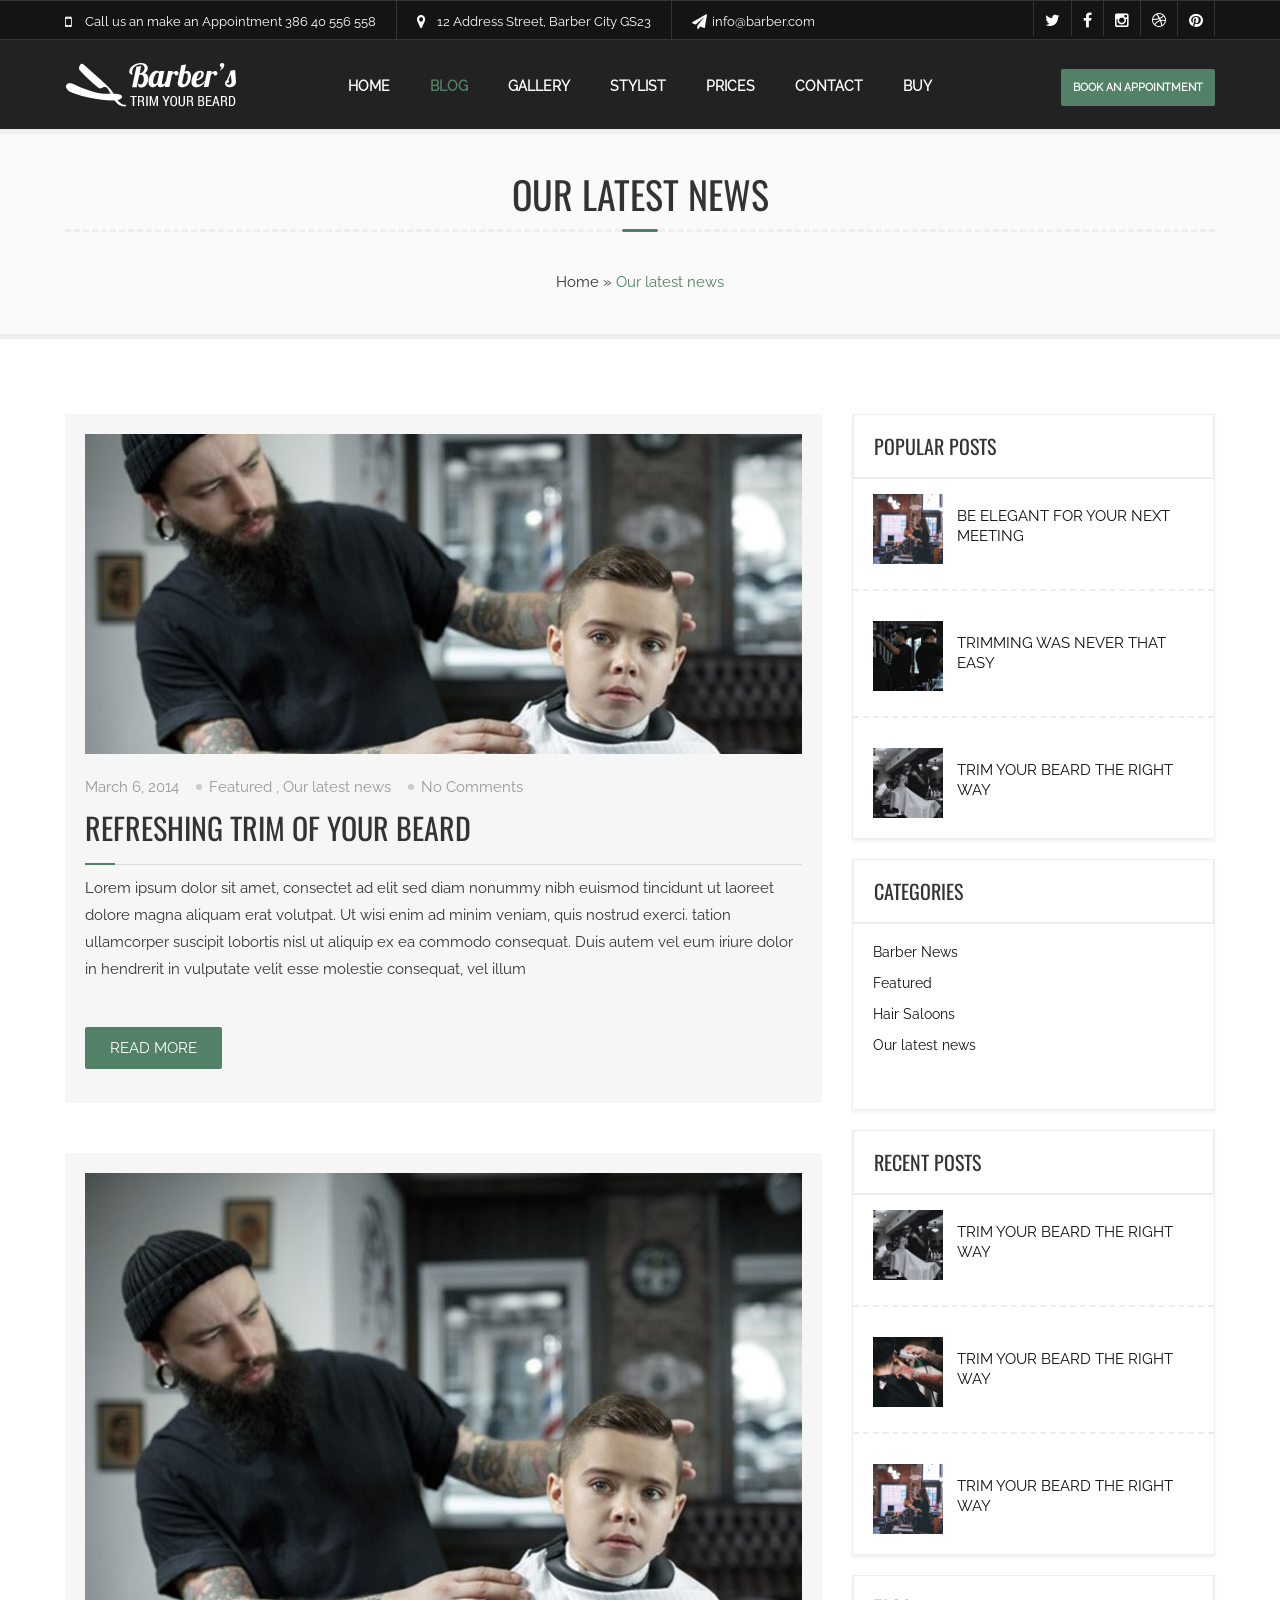
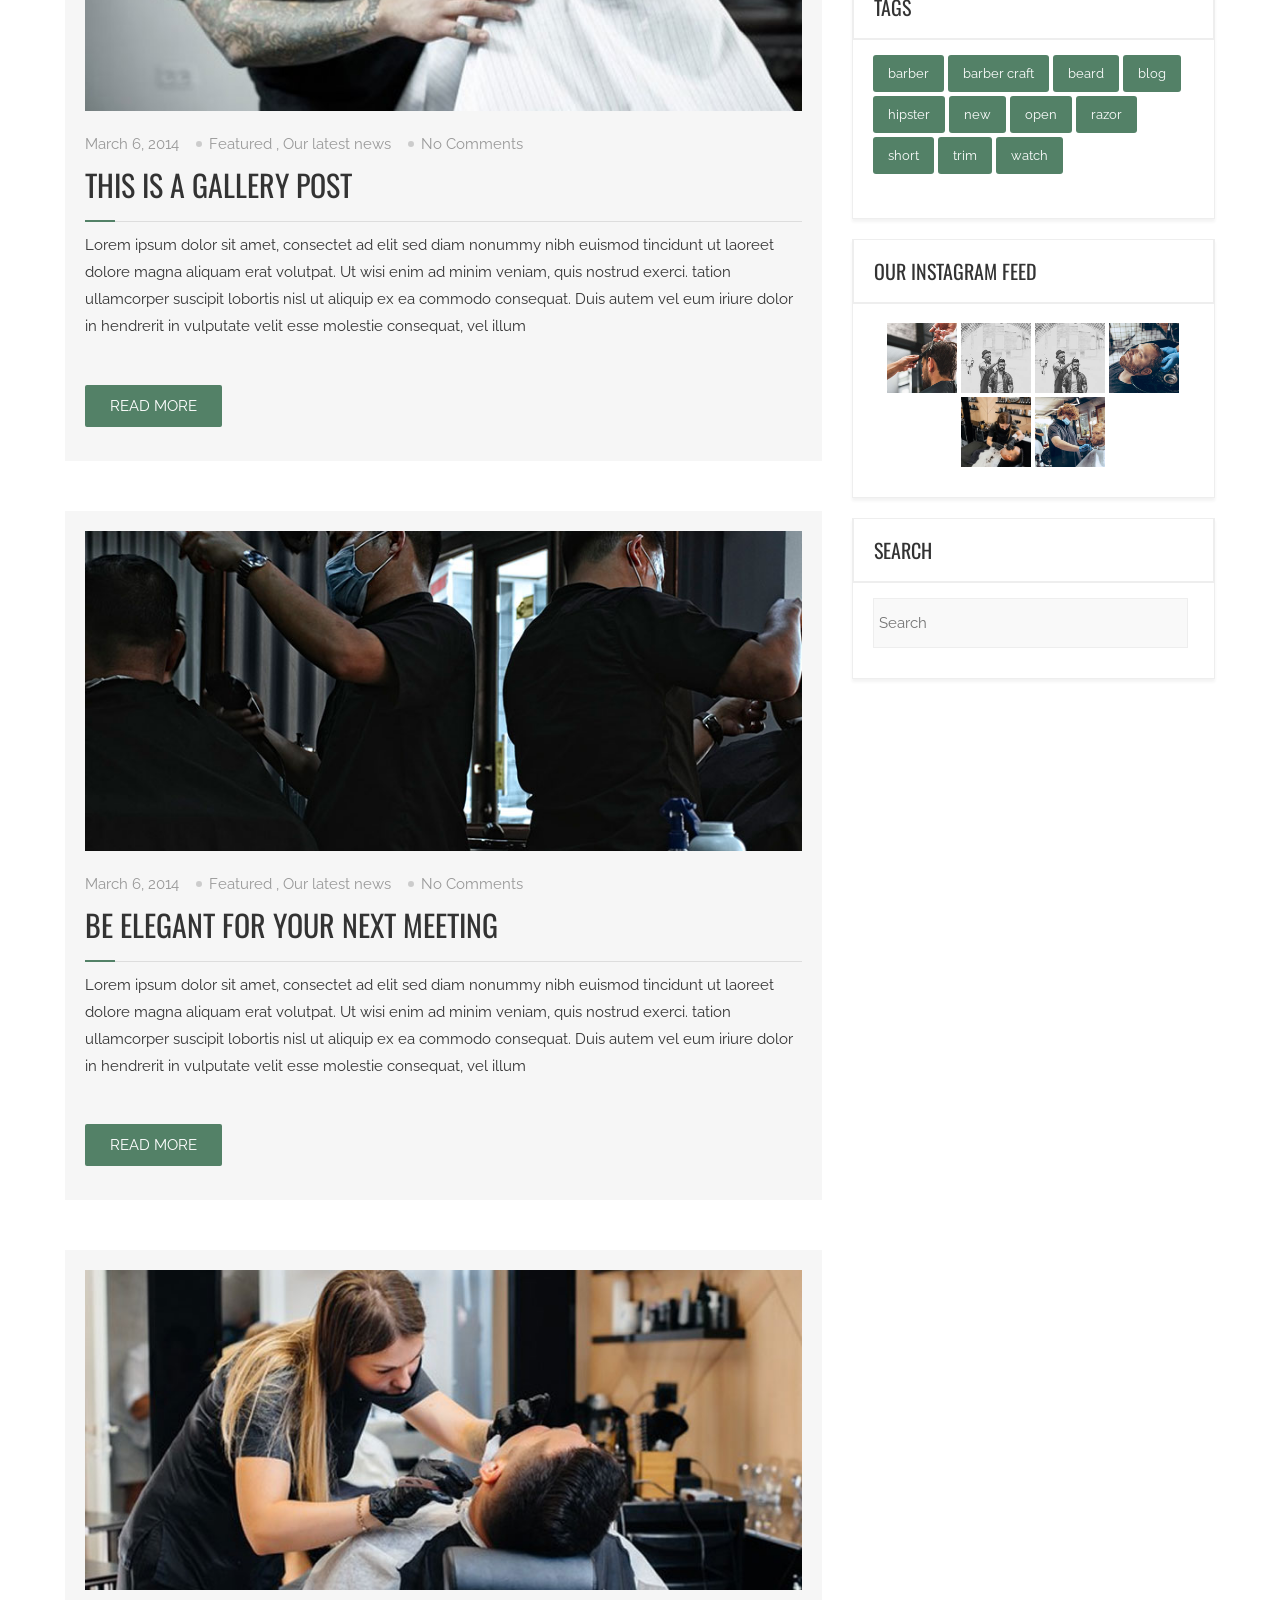
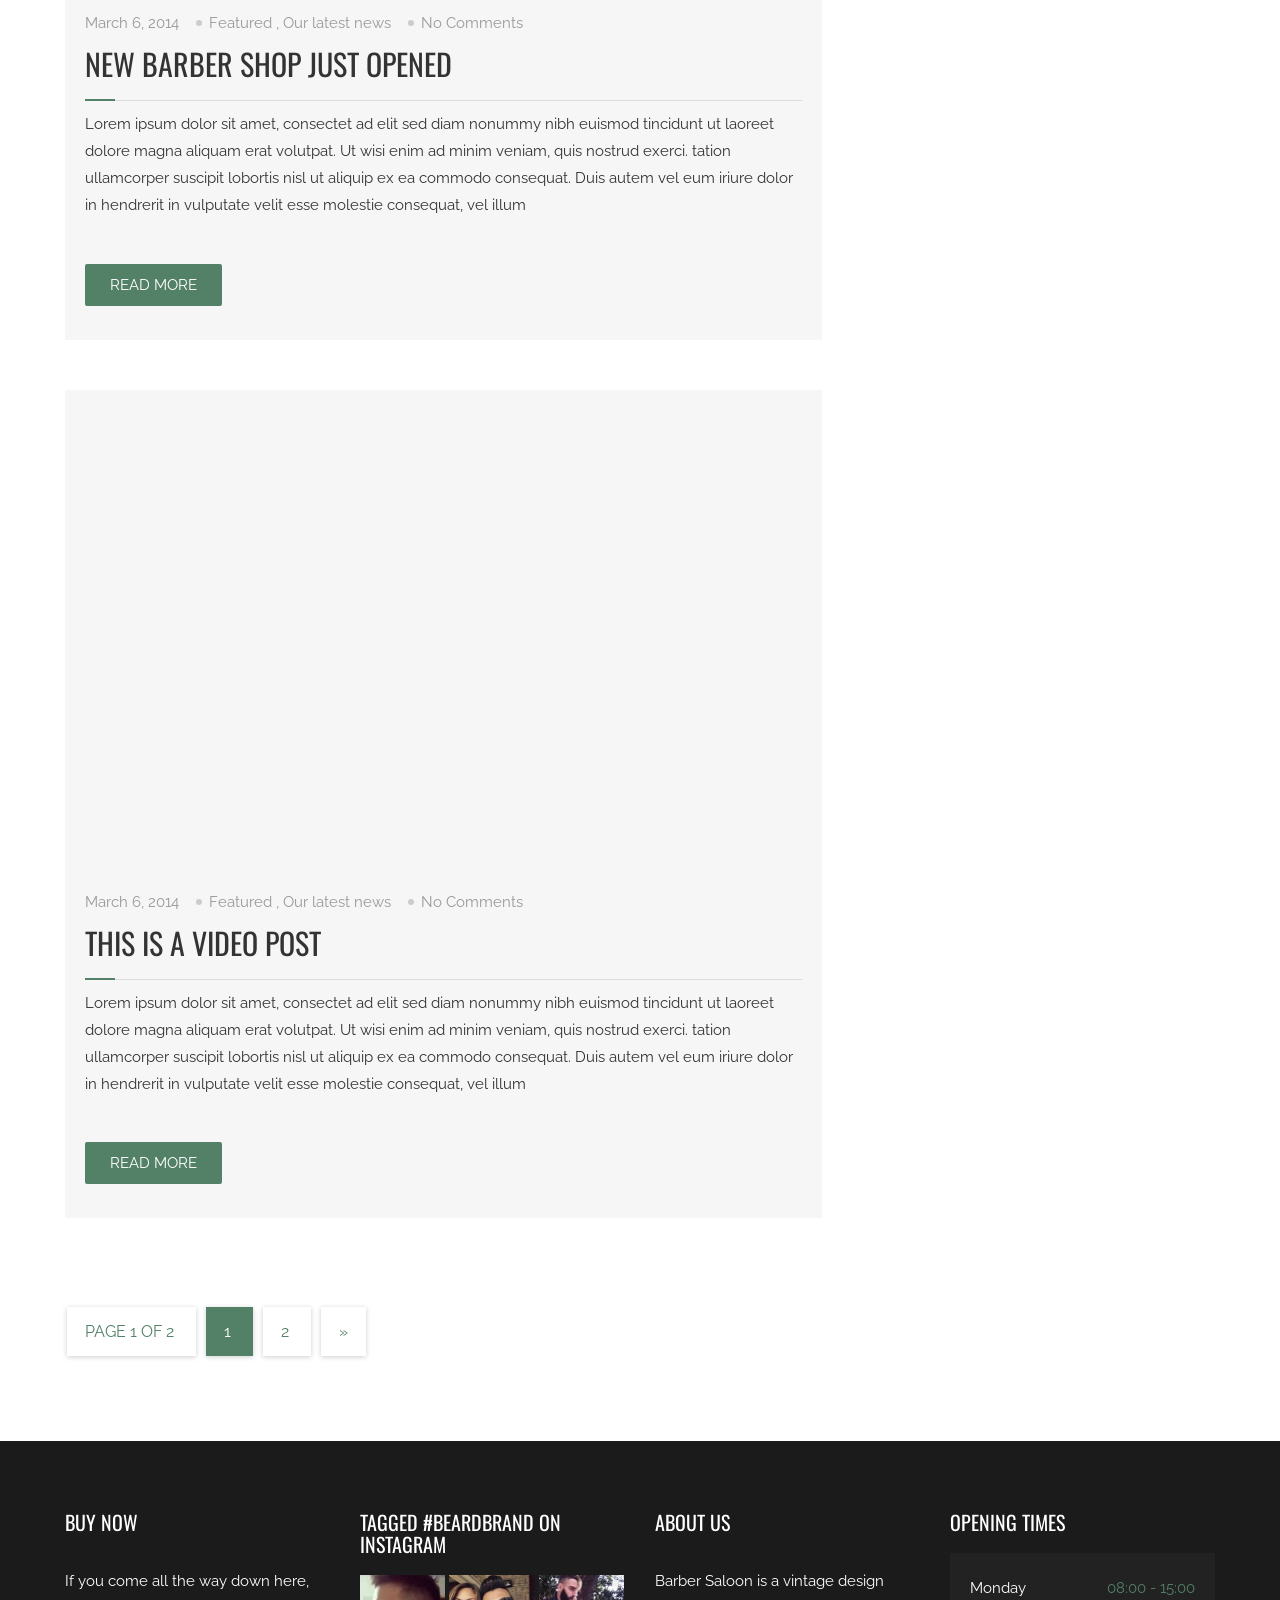
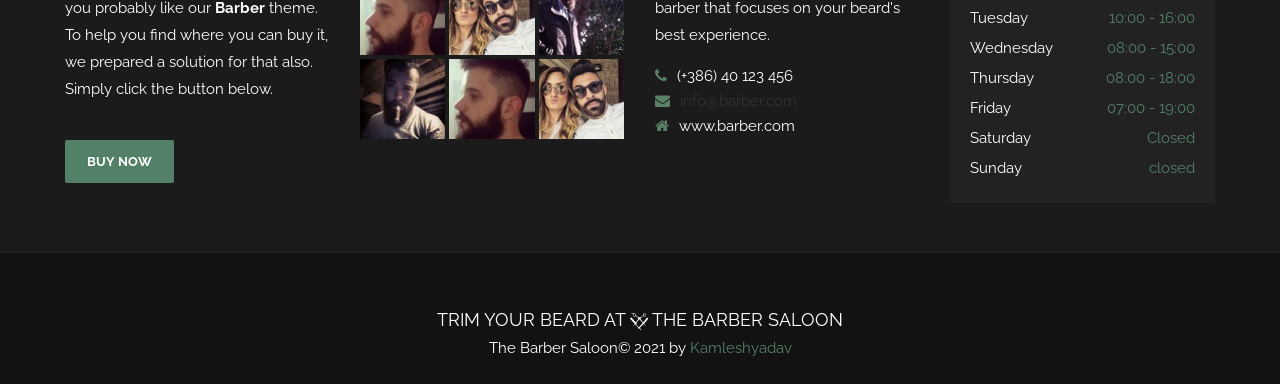
<file: Blog.html>
<!DOCTYPE html>
<!--
**********************************************************************************************************
Copyright (c) 2016 Himanshu Softtech.
********************************************************************************************************** -->
<!--
Template Name: Barber shop website template
Version: 1.0.0
Author: Kamleshyadav
Website: http://himanshusofttech.com/
Purchase: http://themeforest.net/user/kamleshyadav
-->
<!--[if IE 9]> <html lang="en" class="ie9 no-js"> <![endif]-->
<!--[if !IE]><!-->
<html lang="en">
<!--<![endif]-->
<!-- Header Start -->

<head>
    <meta charset="UTF-8">
    <meta name="viewport" content="width=device-width, initial-scale=1.0">
    <title>
        Blog | Barber shop website template
    </title>
    <!--Main Css Start-->
    <link rel="stylesheet" href="assets/css/master.css">
    <!--Main Css End-->
    <!--color changing css file-->
    <link rel="stylesheet" id="theme-change" type="text/css" href="#">
    <!--color changing css file end-->
    <!-- favicon-icon -->
    <link rel="icon" type="image/png" href="assets/images/favicon-icon.png">
    <!-- favicon-icon -->
</head>
<!-- Header End -->
<!-- Body Start -->

<body>
    <!-- color picker starts -->
    <div id="style-switcher" class="hs_color_set">
        <div>
            <h3>
                color options
            </h3>
            <ul class="colors">
                <li>
                    <p class='colorchange' id='color'>
                    </p>
                </li>
                <li>
                    <p class='colorchange' id='color2'>
                    </p>
                </li>
                <li>
                    <p class='colorchange' id='color3'>
                    </p>
                </li>
                <li>
                    <p class='colorchange' id='color4'>
                    </p>
                </li>
                <li>
                    <p class='colorchange' id='color5'>
                    </p>
                </li>
                <li>
                    <p class='colorchange' id='style'>
                    </p>
                </li>
            </ul>
        </div>
        <div class="bottom">
            <a href="" class="settings">
                <i class="fa fa-gear fa-spin">
					</i>
            </a>
        </div>
    </div>
    <!-- color picker ends-->
    <!-- header top section start-->
    <header class="header_main">
        <div class="ds_wrapper wrapper_top">
            <div class="container">
                <div class="row">
                    <span class="toogle_span">
							Notification Bar
						</span>
                    <div class="notification_bar">
                        <div class="col-sm-9 col-lg-9 padd_l">
                            <div class="ds_top_notification">
                                <div class="br_notification_content">
                                    <i class="fa fa-mobile">
										</i>
                                    <div class="notification_text">
                                        Call us an make an Appointment 386 40 556 558
                                    </div>
                                </div>
                                <div class="br_notification_content">
                                    <i class="fa fa-map-marker">
										</i>
                                    <div class="notification_text">
                                        12 Address Street, Barber City GS23
                                    </div>
                                </div>
                                <div class="br_notification_content">
                                    <i class="fa fa-send">
										</i>
                                    <div class="notification_text">
                                        <a href="mailto:info@barber.com">
												<span class="__cf_email__" data-cfemail="fb92959d94bb999a89999e89d5989496">info@barber.com</span>
											</a>
                                    </div>
                                </div>
                            </div>
                        </div>
                        <div class="col-sm-3 col-lg-3 padd_r">
                            <div class="ds_social_notification">
                                <a target="_blank" href="#">
                                    <i class="fa fa-twitter">
										</i>
                                </a>
                                <a target="_blank" href="#">
                                    <i class="fa fa-facebook">
										</i>
                                </a>
                                <a target="_blank" href="#">
                                    <i class="fa fa-instagram">
										</i>
                                </a>
                                <a target="_blank" href="#">
                                    <i class="fa fa-dribbble">
										</i>
                                </a>
                                <a target="_blank" href="#">
                                    <i class="fa fa-pinterest">
										</i>
                                </a>
                            </div>
                        </div>
                    </div>
                </div>
            </div>
        </div>
        <!-- header top section -->
        <!-- header menu section -->
        <div class="ds_wrapper wrapper_nav">
            <div class="container">
                <div class="row">
                    <!-- navbar toggle start -->
                    <div class="navbar-header pull-right">
                        <button type="button" class="navbar_toggle" data-toggle="collapse" data-target="#myNavbar">
                            <i class="fa fa-list-ul">
								</i>
                        </button>
                    </div>
                    <!-- navbar toggle end -->
                    <div class="col-sm-2 col-lg-2 col-md-2 col-xs-5">
                        <div class="ds_logo_left">
                            <a href="index.html">
                                <img alt="logo" src="assets/images/logo-img.png">
                            </a>
                        </div>
                    </div>
                    <div class="col-sm-12 col-lg-8 col-md-8 col-xs-12 ds_navigation_menu">
                        <!-- navbar_collapse -->
                        <div class="navbar_collapse">
                            <nav>
                                <ul class="menu">
                                    <li>
                                        <a href="index.html">Home</a>
                                    </li>
                                    <li class="current_page_item">
                                        <a href="Blog.html">blog</a>
                                    </li>
                                    <li>
                                        <a href="gallery.html">gallery</a>
                                    </li>
                                    <li>
                                        <a href="stylist.html">stylist</a>
                                    </li>
                                    <li>
                                        <a href="prices-simple.html">prices</a>
                                    </li>
                                    <li>
                                        <a href="contact.html">contact</a>
                                    </li>
                                    <li>
                                        <a href="#">buy</a>
                                    </li>
                                </ul>
                            </nav>
                        </div>
                        <!-- navbar_collapse -->
                    </div>
                    <div class="pull-right hidden-xs" id="appointment_btn">
                        <div class="appointment_btn">
                            <a href="contact.html">
									Book an appointment
								</a>
                        </div>
                    </div>
                </div>
            </div>
        </div>
    </header>
    <!-- category slier section start-->
    <div class="ds_wrapper portfolio_heading_section">
        <div class="container">
            <div class="row">
                <!--  heading -->
                <div class="col-lg-12 col-md-12 col-sm-12">
                    <div class="pagecontent">
                        <div class="ds_pagecontentContent_title">
                            <h1>
                                OUR LATEST NEWS
                            </h1>
                        </div>
                        <div class="ds_pagecontentContent_breadcrumb">
                            <p>
                                <a href="index.html">
									Home
								</a>»
                                <span>
									Our latest news
								</span>
                            </p>
                        </div>
                    </div>
                </div>
                <!--  heading -->
            </div>
        </div>
    </div>
    <!-- category slider section end-->
    <div class="ds_wrapper  portfolio_slider_sec">
        <div class="container">
            <div class="row">
                <div class="content">
                    <!-- category slider start-->
                    <div class="col-sm-8 col-lg-8 col-md-8">
                        <!-- blog category  start-->
                        <div class="ds_blogpostcategory full_width">
                            <div class="blogimg full_width">
                                <a href="#">
                                    <img alt="" src="assets/images/blog/blog-image.jpg" class="img-responsive">
                                </a>
                            </div>
                            <div class="ds_entry full_width">
                                <div class="ds_meta">
                                    <div class="topLeftBlog">
                                        <div class="ds_post-meta">
                                            <div class="post-icon">
                                            </div>
                                            <span>
													March 6, 2014
												</span>
                                            <span>
													<a href="#">
														Featured
													</a>,
													<a href="#">
														Our latest news
													</a>
												</span>
                                            <a href="#commentform">
													No Comments
												</a>
                                        </div>
                                        <h2 class="title">
                                            <a href="#" title="trim">
													Refreshing Trim of your Beard
												</a>
                                        </h2>
                                    </div>
                                    <div class="ds_blogContent full_width">
                                        <div class="ds_blog1content full_width">
                                            <p>
                                                Lorem ipsum dolor sit amet, consectet&nbsp;ad&nbsp;elit sed diam nonummy nibh euismod tincidunt ut laoreet dolore magna aliquam erat volutpat. Ut wisi enim ad minim veniam, quis nostrud exerci. tation ullamcorper suscipit lobortis nisl ut aliquip ex ea
                                                commodo consequat. Duis autem vel eum iriure dolor in hendrerit in vulputate velit esse molestie consequat, vel illum
                                            </p>
                                        </div>
                                        <a class="blogmore" href="#">
												Read more
											</a>
                                    </div>
                                </div>
                            </div>
                        </div>
                        <!-- blog category end -->
                        <!-- blog category  start-->
                        <div class="ds_blogpostcategory full_width">
                            <div class="slider_main blog_slider">
                                <ul class="slider_bx">
                                    <li>
                                        <img alt="" src="assets/images/blog/blog-image.jpg" class="img-responsive" />
                                    </li>
                                    <li>
                                        <img alt="" src="assets/images/blog/blog-image2.jpg" class="img-responsive" />
                                    </li>
                                    <li>
                                        <img alt="" src="assets/images/blog/blog-image3.jpg" class="img-responsive" />
                                    </li>
                                    <li>
                                        <img alt="" src="assets/images/blog/blog-image4.jpg" class="img-responsive" />
                                    </li>
                                    <li>
                                        <img alt="" src="assets/images/blog/blog-image5.jpg" class="img-responsive" />
                                    </li>
                                    <li>
                                        <img alt="" src="assets/images/blog/blog-image6.jpg" class="img-responsive" />
                                    </li>
                                </ul>
                            </div>
                            <div class="ds_entry full_width">
                                <div class="ds_meta">
                                    <div class="topLeftBlog">
                                        <div class="ds_post-meta">
                                            <div class="post-icon">
                                            </div>
                                            <span>
													March 6, 2014
												</span>
                                            <span>
													<a href="#">
														Featured
													</a>,
													<a href="#">
														Our latest news
													</a>
												</span>
                                            <a href="#commentform">
													No Comments
												</a>
                                        </div>
                                        <h2 class="title">
                                            <a href="#" title="trim">
													this is a gallery post
												</a>
                                        </h2>
                                    </div>
                                    <div class="ds_blogContent full_width">
                                        <div class="ds_blog1content full_width">
                                            <p>
                                                Lorem ipsum dolor sit amet, consectet&nbsp;ad&nbsp;elit sed diam nonummy nibh euismod tincidunt ut laoreet dolore magna aliquam erat volutpat. Ut wisi enim ad minim veniam, quis nostrud exerci. tation ullamcorper suscipit lobortis nisl ut aliquip ex ea
                                                commodo consequat. Duis autem vel eum iriure dolor in hendrerit in vulputate velit esse molestie consequat, vel illum
                                            </p>
                                        </div>
                                        <a class="blogmore" href="#">
												Read more
											</a>
                                    </div>
                                </div>
                            </div>
                        </div>
                        <!-- blog category end -->
                        <!-- blog category  start-->
                        <div class="ds_blogpostcategory full_width">
                            <div class="blogimg full_width">
                                <a href="#">
                                    <img alt="" src="assets/images/blog/blog-image7.jpg" class="img-responsive">
                                </a>
                            </div>
                            <div class="ds_entry full_width">
                                <div class="ds_meta">
                                    <div class="topLeftBlog">
                                        <div class="ds_post-meta">
                                            <div class="post-icon">
                                            </div>
                                            <span>
													March 6, 2014
												</span>
                                            <span>
													<a href="#">
														Featured
													</a>,
													<a href="#">
														Our latest news
													</a>
												</span>
                                            <a href="#commentform">
													No Comments
												</a>
                                        </div>
                                        <h2 class="title">
                                            <a href="be-elegance.html" title="trim">
													BE ELEGANT FOR YOUR NEXT MEETING
												</a>
                                        </h2>
                                    </div>
                                    <div class="ds_blogContent full_width">
                                        <div class="ds_blog1content full_width">
                                            <p>
                                                Lorem ipsum dolor sit amet, consectet&nbsp;ad&nbsp;elit sed diam nonummy nibh euismod tincidunt ut laoreet dolore magna aliquam erat volutpat. Ut wisi enim ad minim veniam, quis nostrud exerci. tation ullamcorper suscipit lobortis nisl ut aliquip ex ea
                                                commodo consequat. Duis autem vel eum iriure dolor in hendrerit in vulputate velit esse molestie consequat, vel illum
                                            </p>
                                        </div>
                                        <a class="blogmore" href="#">
												Read more
											</a>
                                    </div>
                                </div>
                            </div>
                        </div>
                        <!-- blog category end -->
                        <!-- blog category  start-->
                        <div class="ds_blogpostcategory full_width">
                            <div class="blogimg full_width">
                                <a href="#">
                                    <img alt="" src="assets/images/blog/blog-image4.jpg" class="img-responsive">
                                </a>
                            </div>
                            <div class="ds_entry full_width">
                                <div class="ds_meta">
                                    <div class="topLeftBlog">
                                        <div class="ds_post-meta">
                                            <div class="post-icon">
                                            </div>
                                            <span>
													March 6, 2014
												</span>
                                            <span>
													<a href="#">
														Featured
													</a>,
													<a href="#">
														Our latest news
													</a>
												</span>
                                            <a href="#commentform">
													No Comments
												</a>
                                        </div>
                                        <h2 class="title">
                                            <a href="#" title="trim">
													NEW BARBER SHOP JUST OPENED
												</a>
                                        </h2>
                                    </div>
                                    <div class="ds_blogContent full_width">
                                        <div class="ds_blog1content full_width">
                                            <p>
                                                Lorem ipsum dolor sit amet, consectet&nbsp;ad&nbsp;elit sed diam nonummy nibh euismod tincidunt ut laoreet dolore magna aliquam erat volutpat. Ut wisi enim ad minim veniam, quis nostrud exerci. tation ullamcorper suscipit lobortis nisl ut aliquip ex ea
                                                commodo consequat. Duis autem vel eum iriure dolor in hendrerit in vulputate velit esse molestie consequat, vel illum
                                            </p>
                                        </div>
                                        <a class="blogmore" href="#">
												Read more
											</a>
                                    </div>
                                </div>
                            </div>
                        </div>
                        <!-- blog category end -->
                        <!-- blog category  start-->
                        <div class="ds_blogpostcategory full_width">
                            <div class="full_video_wrap full_width">
                                <iframe class="video_blog" height="450" src="https://www.youtube.com/embed/ewEZ4F7Nshw" allowfullscreen>
                                </iframe>
                            </div>
                            <div class="ds_entry full_width">
                                <div class="ds_meta">
                                    <div class="topLeftBlog">
                                        <div class="ds_post-meta">
                                            <div class="post-icon">
                                            </div>
                                            <span>
													March 6, 2014
												</span>
                                            <span>
													<a href="#">
														Featured
													</a>,
													<a href="#">
														Our latest news
													</a>
												</span>
                                            <a href="#commentform">
													No Comments
												</a>
                                        </div>
                                        <h2 class="title">
                                            <a href="#" title="trim">
													this is a video post
												</a>
                                        </h2>
                                    </div>
                                    <div class="ds_blogContent full_width">
                                        <div class="ds_blog1content full_width">
                                            <p>
                                                Lorem ipsum dolor sit amet, consectet&nbsp;ad&nbsp;elit sed diam nonummy nibh euismod tincidunt ut laoreet dolore magna aliquam erat volutpat. Ut wisi enim ad minim veniam, quis nostrud exerci. tation ullamcorper suscipit lobortis nisl ut aliquip ex ea
                                                commodo consequat. Duis autem vel eum iriure dolor in hendrerit in vulputate velit esse molestie consequat, vel illum
                                            </p>
                                        </div>
                                        <a class="blogmore" href="#">
												Read more
											</a>
                                    </div>
                                </div>
                            </div>
                        </div>
                        <!-- blog category end -->
                    </div>
                    <!-- category slier end -->
                    <!-- right side description -->
                    <!-- sidebar start -->
                    <div class="col-sm-4 col-lg-4 col-md-4">
                        <span class="sidebar_toogle" title="click Here To See Sidebar">
								See Sidebar
							</span>
                        <div class="ds_sidebar full_width">
                            <!-- widget start -->
                            <div class="widget ds_category_posts">
                                <h3 class="widget_title">
                                    popular posts
                                </h3>
                                <div class="ds_widgett full_width">
                                    <div class="imgholder">
                                        <a href="be-elegance.html" title=" Be elegant for your next Meeting">
                                            <img src="assets/images/blog/sidebar/sidebar1.jpg" class="img-responsive" alt="Be elegant for your next Meeting">
                                        </a>
                                    </div>
                                    <div class="wttitle">
                                        <h4>
                                            <a href="be-elegance.html" rel="bookmark" title="Be elegant for your next Meeting">
													Be elegant for your next Meeting
												</a>
                                        </h4>
                                    </div>
                                </div>
                                <div class="ds_widgett full_width">
                                    <div class="imgholder">
                                        <a href="#" title=" Be elegant for your next Meeting">
                                            <img src="assets/images/blog/sidebar/sidebar2.jpg" class="img-responsive" alt="Trimming was never that easy">
                                        </a>
                                    </div>
                                    <div class="wttitle">
                                        <h4>
                                            <a href="#" rel="bookmark" title="Trimming was never that easy">
													Trimming was never that easy
												</a>
                                        </h4>
                                    </div>
                                </div>
                                <div class="ds_widgett full_width">
                                    <div class="imgholder">
                                        <a href="#" title=" Be elegant for your next Meeting">
                                            <img src="assets/images/blog/sidebar/sidebar3.jpg" class="img-responsive" alt="Trim your beard the right way">
                                        </a>
                                    </div>
                                    <div class="wttitle">
                                        <h4>
                                            <a href="#" rel="bookmark" title="Trim your beard the right way">
													Trim your beard the right way
												</a>
                                        </h4>
                                    </div>
                                </div>
                            </div>
                            <!-- widget end -->
                            <!-- widget start -->
                            <div class="widget ds_widget_categories">
                                <h3 class="widget_title">
                                    CATEGORIES
                                </h3>
                                <div class="text_widget">
                                    <ul>
                                        <li>
                                            <a href="#">
													Barber News
												</a>
                                        </li>
                                        <li>
                                            <a href="#">
													Featured
												</a>
                                        </li>
                                        <li>
                                            <a href="#">
													Hair Saloons
												</a>
                                        </li>
                                        <li>
                                            <a href="#">
													Our latest news
												</a>
                                        </li>
                                    </ul>
                                </div>
                            </div>
                            <!-- widget end -->
                            <!-- widget start -->
                            <div class="widget ds_recent_post">
                                <h3 class="widget_title">
                                    recent posts
                                </h3>
                                <div class="ds_widgett full_width">
                                    <div class="imgholder">
                                        <a href="#" title=" Be elegant for your next Meeting">
                                            <img src="assets/images/blog/sidebar/sidebar3.jpg" class="img-responsive" alt="Trim your beard the right way">
                                        </a>
                                    </div>
                                    <div class="wttitle">
                                        <h4>
                                            <a href="#" rel="bookmark" title="Trim your beard the right way">
													Trim your beard the right way
												</a>
                                        </h4>
                                    </div>
                                </div>
                                <div class="ds_widgett full_width">
                                    <div class="imgholder">
                                        <a href="#" title=" Be elegant for your next Meeting">
                                            <img src="assets/images/blog/sidebar/sidebar4.jpg" class="img-responsive" alt="Trim your beard the right way">
                                        </a>
                                    </div>
                                    <div class="wttitle">
                                        <h4>
                                            <a href="#" rel="bookmark" title="Trim your beard the right way">
													Trim your beard the right way
												</a>
                                        </h4>
                                    </div>
                                </div>
                                <div class="ds_widgett full_width">
                                    <div class="imgholder">
                                        <a href="#" title=" Be elegant for your next Meeting">
                                            <img src="assets/images/blog/sidebar/sidebar1.jpg" class="img-responsive" alt="Trim your beard the right way">
                                        </a>
                                    </div>
                                    <div class="wttitle">
                                        <h4>
                                            <a href="#" rel="bookmark" title="Trim your beard the right way">
													Trim your beard the right way
												</a>
                                        </h4>
                                    </div>
                                </div>
                            </div>
                            <!-- widget end -->
                            <!-- widget start -->
                            <div class="widget ds_tag_cloud">
                                <h3 class="widget_title">
                                    tags
                                </h3>
                                <div class="ds_tagcloud  text_widget tagcloud">
                                    <a href="#">
											barber
										</a>
                                    <a href="#">
											barber craft
										</a>
                                    <a href="#">
											beard
										</a>
                                    <a href="#">
											blog
										</a>
                                    <a href="#">
											hipster
										</a>
                                    <a href="#">
											new
										</a>
                                    <a href="#">
											open
										</a>
                                    <a href="#">
											razor
										</a>
                                    <a href="#">
											short
										</a>
                                    <a href="#">
											trim
										</a>
                                    <a href="#">
											watch
										</a>
                                </div>
                            </div>
                            <!-- widget end -->
                            <!-- widget start -->
                            <div class="widget ds_instagram_widget">
                                <h3 class="widget_title">
                                    OUR INSTAGRAM FEED
                                </h3>
                                <div class="widgett_inst ds_widgett">
                                    <ul>
                                        <li>
                                            <a href="#">
                                                <img alt="" src="assets/images/instagram/instagram1.jpg">
                                            </a>
                                        </li>
                                        <li>
                                            <a href="#">
                                                <img alt="" src="assets/images/instagram/instagram2.jpg">
                                            </a>
                                        </li>
                                        <li>
                                            <a href="#">
                                                <img alt="" src="assets/images/instagram/instagram2.jpg">
                                            </a>
                                        </li>
                                        <li>
                                            <a href="#">
                                                <img alt="" src="assets/images/instagram/instagram3.jpg">
                                            </a>
                                        </li>
                                        <li>
                                            <a href="#">
                                                <img alt="" src="assets/images/instagram/instagram4.jpg">
                                            </a>
                                        </li>
                                        <li>
                                            <a href="#">
                                                <img alt="" src="assets/images/instagram/instagram5.jpg">
                                            </a>
                                        </li>
                                    </ul>
                                </div>
                            </div>
                            <!-- widget end -->
                            <!-- widget start -->
                            <div class="widget">
                                <h3 class="widget_title">
                                    search
                                </h3>
                                <div class="ds_widgett">
                                    <form method="get" class="search-form">
                                        <div>
                                            <input type="text" placeholder="Search" name="s" id="search">
                                            <input type="submit" id="searchsubmit" class="screen-reader-text" value="Search">
                                        </div>
                                    </form>
                                </div>
                            </div>
                            <!-- widget end -->
                        </div>
                        <!-- /ds_sidebar end -->
                    </div>
                    <!-- sidebar end -->
                    <!-- right side description -->
                </div>
            </div>
            <!--  pagination start -->
            <div class="full_width">
                <div class="paginations">
                    <span class="pages">
							Page 1 of 2
						</span>
                    <span class="current">
							1
						</span>
                    <a href="#" class="page" title="1">
							2
						</a>
                    <a href="#" class="nextlink">
							»
						</a>
                </div>
            </div>
            <!--  pagination end -->
        </div>
    </div>
    <!-- footer start -->
    <footer>
        <div class="ds_wrapper footer_section">
            <div class="container">
                <div class="row">
                    <!--  buy now -->
                    <div class="col-sm-3 col-lg-3">
                        <h4 class="widget-title">
                            buy now
                        </h4>
                        <div class="textwidget">
                            <p>
                                If you come all the way down here, you probably like our
                                <b>
										Barber
									</b> theme. To help you find where you can buy it, we prepared a solution for that also. Simply click the button below.
                            </p>
                        </div>
                        <div class="footer_button">
                            <a href="#" target="_blank">
									BUY NOW
								</a>
                        </div>
                    </div>
                    <!--  buy now end-->
                    <!-- instagram-->
                    <div class="col-sm-3 col-lg-3">
                        <h4 class="widget-title">
                            TAGGED #BEARDBRAND ON INSTAGRAM
                        </h4>
                        <div class="photo_tiles">
                            <ul>
                                <li>
                                    <a href="#">
                                        <img alt="" src="assets/images/instagram/barber_gallery_1.jpg">
                                    </a>
                                </li>
                                <li>
                                    <a href="#">
                                        <img alt="" src="assets/images/instagram/gallery_2.jpg">
                                    </a>
                                </li>
                                <li>
                                    <a href="#">
                                        <img alt="" src="assets/images/instagram/gallery_3.jpg">
                                    </a>
                                </li>
                                <li>
                                    <a href="#">
                                        <img alt="" src="assets/images/instagram/gallery_4.jpg">
                                    </a>
                                </li>
                                <li>
                                    <a href="#">
                                        <img alt="" src="assets/images/instagram/barber_gallery_1.jpg">
                                    </a>
                                </li>
                                <li>
                                    <a href="#">
                                        <img alt="" src="assets/images/instagram/gallery_2.jpg">
                                    </a>
                                </li>
                            </ul>
                        </div>
                    </div>
                    <!--  instagram end-->
                    <!-- about us-->
                    <div class="col-sm-3 col-lg-3">
                        <h4 class="widget-title">
                            about us
                        </h4>
                        <div class="textwidget">
                            <p>
                                Barber Saloon is a vintage design barber that focuses on your beard's best experience.
                            </p>
                            <ul class="contact">
                                <li>
                                    <i class="fa fa-phone">
										</i>(+386) 40 123 456
                                </li>
                                <li>
                                    <i class="fa fa-envelope">
										</i><a href="mailto:info@barber.com" class="__cf_email__" data-cfemail="70191e161f301211021215025e131f1d">info@barber.com</a>
                                </li>
                                <li>
                                    <i class="fa fa-home">
										</i>www.barber.com
                                </li>
                            </ul>
                        </div>
                    </div>
                    <!--  about us end-->
                    <!-- opening time-->
                    <div class="col-sm-3 col-lg-3">
                        <h4 class="widget-title">
                            OPENING TIMES
                        </h4>
                        <div class="textwidget">
                            <ul class="opening_times">
                                <li>
                                    <span class="day">
											Monday
										</span>
                                    <span class="time">
											08:00 - 15:00
										</span>
                                </li>
                                <li>
                                    <span class="day">
											Tuesday
										</span>
                                    <span class="time">
											10:00 - 16:00
										</span>
                                </li>
                                <li>
                                    <span class="day">
											Wednesday
										</span>
                                    <span class="time">
											08:00 - 15:00
										</span>
                                </li>
                                <li>
                                    <span class="day">
											Thursday
										</span>
                                    <span class="time">
											08:00 - 18:00
										</span>
                                </li>
                                <li>
                                    <span class="day">
											Friday
										</span>
                                    <span class="time">
											07:00 - 19:00
										</span>
                                </li>
                                <li>
                                    <span class="day">
											Saturday
										</span>
                                    <span class="time">
											Closed
										</span>
                                </li>
                                <li>
                                    <span class="day">
											Sunday
										</span>
                                    <span class="time">
											closed
										</span>
                                </li>
                            </ul>
                        </div>
                    </div>
                    <!--  opening time end-->
                </div>
            </div>
        </div>
    </footer>
    <!-- footer end -->
    <!-- copyright_footer -->
    <div class="ds_wrapper copyright_footer">
        <div class="container">
            <div class="row">
                <div class="copyright_area">
                    <p>
                        trim your beard at <img alt="" src="assets/images/footer_icon.png"> the barber saloon
                    </p>
                    <div id="copyright">
                        The Barber Saloon&copy; 2021 by <a href="https://kamleshyadav.com/" target="_blank">Kamleshyadav</a>
                    </div>
                </div>
            </div>
        </div>
    </div>
    <!-- copyright_footer -->
    <!-- bottom tab -->
    <div class="bottom_tab">
        <div class="suppert_tab">
            <h3 class="book_now">
                BOOK NOW
                <i class="fa fa-chevron-up">
					</i>
            </h3>
        </div>
    </div>
    <!-- bottom tab -->
    <!-- Bootstrap script -->
    <script src="assets/js/jquery.min.js">
    </script>
    <script src="assets/js/bootstrap.min.js">
    </script>
    <script src="assets/js/scripts.js">
    </script>
    <!-- script -->
    <!-- bx slider script -->
    <script src="assets/js/plugins/bxcrousel/js/jquery-bxslider.js">
    </script>
    <!-- bx slider script end -->
    <!-- REVOLUTION JS FILES -->
    <script src="assets/js/plugins/revolution/js/jquery.themepunch.tools.min.js">
    </script>
    <script src="assets/js/plugins/revolution/js/jquery.themepunch.revolution.min.js">
    </script>
    <script src="assets/js/plugins/revolution/js/revolution.extension.layeranimation.min.js">
    </script>
    <script src="assets/js/plugins/revolution/js/revolution.extension.navigation.min.js">
    </script>
    <script src="assets/js/plugins/revolution/js/revolution.extension.slideanims.min.js">
    </script>
    <script src="assets/js/plugins/revolution/js/revolution.extension.actions.min.js">
    </script>
    <script src="assets/js/plugins/revolution/js/revolution.extension.parallax.min.js">
    </script>
    <!-- REVOLUTION JS FiLES -->
    <!-- photo gallery -->
    <script src="assets/js/plugins/photogallery/js/jquery.prettyPhoto.js">
    </script>
    <script src="assets/js/plugins/portfolio/js/jquery.mixitup.js">
    </script>
    <!-- photo gallery -->
    <!-- ui tabs  -->
    <script src="assets/js/plugins/uitabs/js/jquery-ui.js">
    </script>
    <!-- ui tabs  -->
    <!--counter js-->
    <script src="assets/js/plugins/counter/js/jquery.countTo.js">
    </script>
    <!--counter js-->
</body>
<!-- Body End -->

</html>
</file>
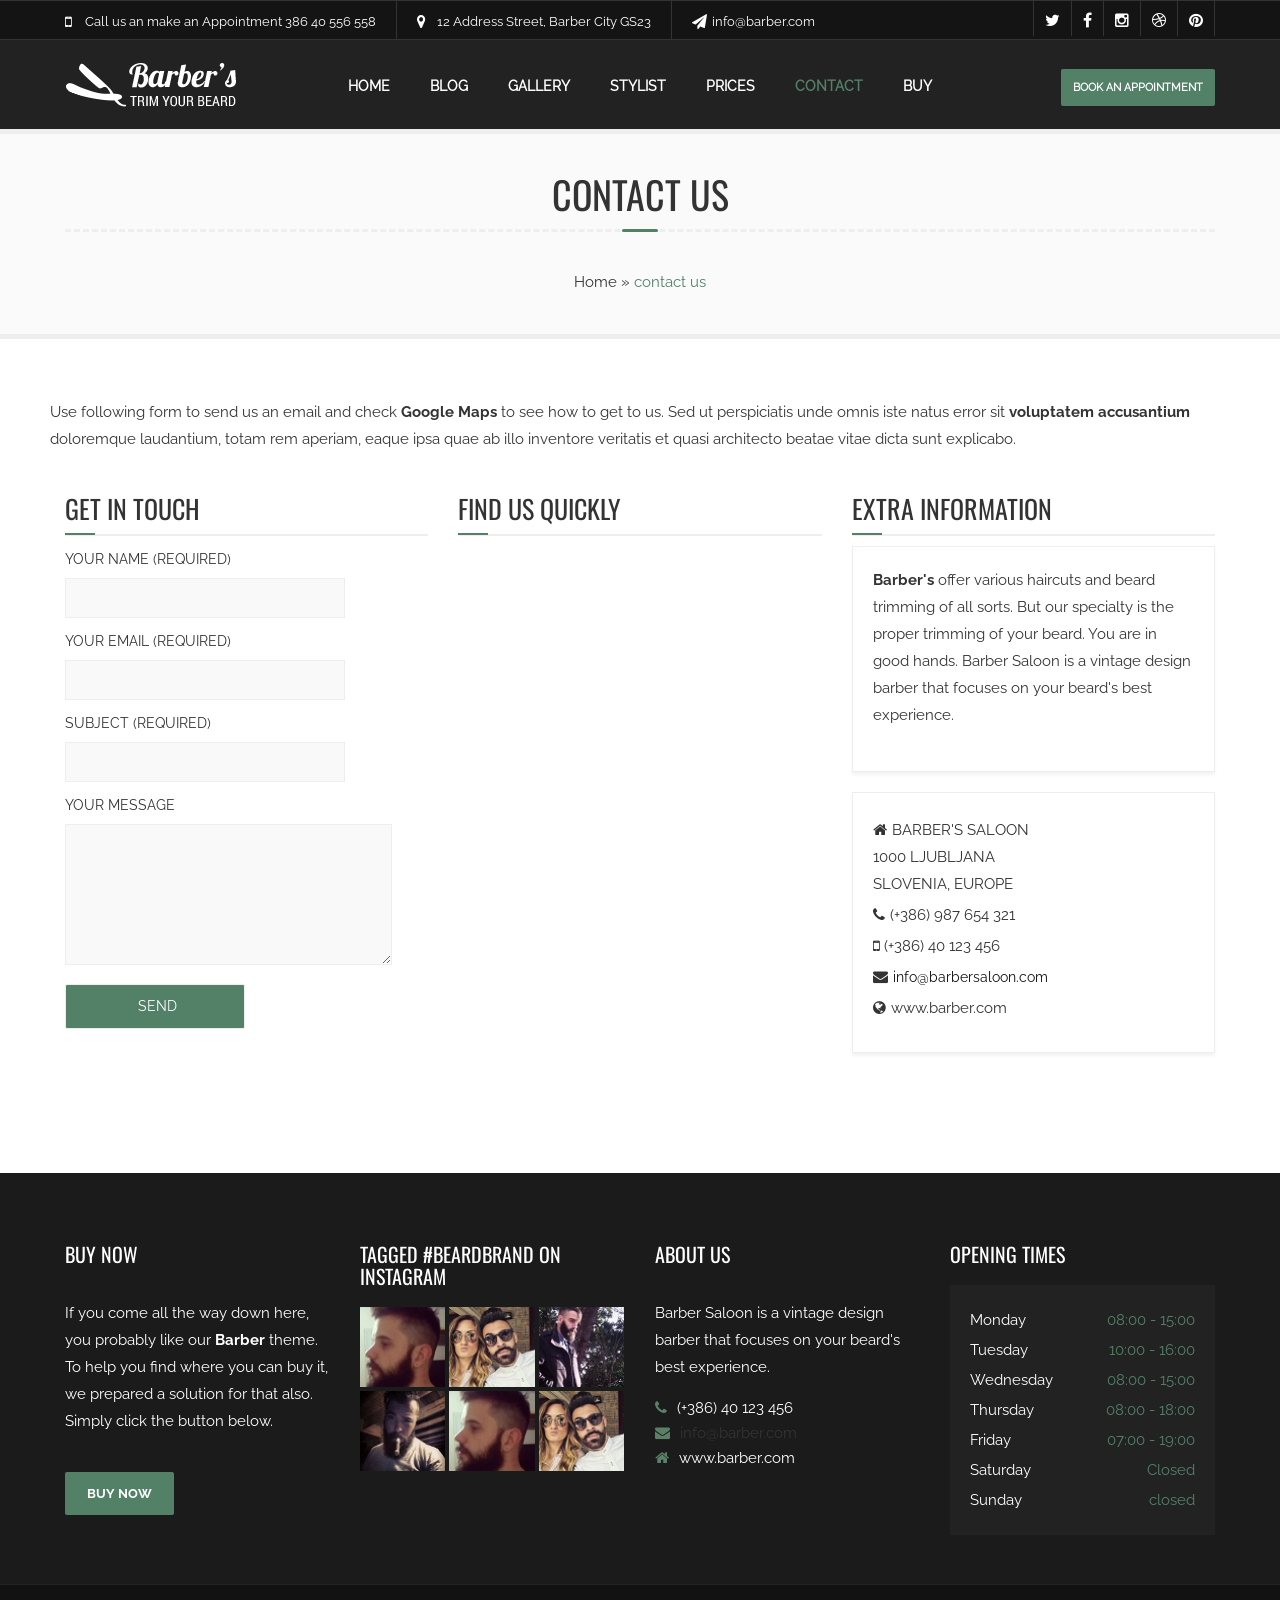
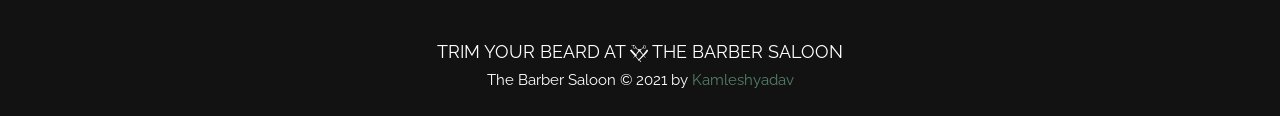
<file: contact.html>
<!DOCTYPE html>
<!--
**********************************************************************************************************
Copyright (c) 2016 Himanshu Softtech.
********************************************************************************************************** -->
<!--
Template Name: Barber shop website template
Version: 1.0.0
Author: Kamleshyadav
Website: http://himanshusofttech.com/
Purchase: http://themeforest.net/user/kamleshyadav
-->
<!--[if IE 9]> <html lang="en" class="ie9 no-js"> <![endif]-->
<!--[if !IE]><!-->
<html lang="en">
<!--<![endif]-->
<!-- Header Start -->

<head>
    <meta charset="UTF-8">
    <meta name="viewport" content="width=device-width, initial-scale=1.0">
    <title>
        contact-us | Barber shop website template
    </title>
    <!--Main Css Start-->
    <link rel="stylesheet" href="assets/css/master.css">
    <!--Main Css End-->
    <!--color changing css file-->
    <link rel="stylesheet" id="theme-change" type="text/css" href="#">
    <!--color changing css file end-->
    <!-- favicon-icon -->
    <link rel="icon" type="image/png" href="assets/images/favicon-icon.png">
    <!-- favicon-icon -->
</head>
<!-- Header End -->
<!-- Body Start -->

<body>
    <!-- color picker starts -->
    <div id="style-switcher" class="hs_color_set">
        <div>
            <h3>
                color options
            </h3>
            <ul class="colors">
                <li>
                    <p class='colorchange' id='color'>
                    </p>
                </li>
                <li>
                    <p class='colorchange' id='color2'>
                    </p>
                </li>
                <li>
                    <p class='colorchange' id='color3'>
                    </p>
                </li>
                <li>
                    <p class='colorchange' id='color4'>
                    </p>
                </li>
                <li>
                    <p class='colorchange' id='color5'>
                    </p>
                </li>
                <li>
                    <p class='colorchange' id='style'>
                    </p>
                </li>
            </ul>
        </div>
        <div class="bottom">
            <a href="" class="settings">
                <i class="fa fa-gear fa-spin">
					</i>
            </a>
        </div>
    </div>
    <!-- color picker ends-->
    <!-- header top section start-->
    <header class="header_main">
        <div class="ds_wrapper wrapper_top">
            <div class="container">
                <div class="row">
                    <span class="toogle_span">
							Notification Bar
						</span>
                    <div class="notification_bar">
                        <div class="col-sm-9 col-lg-9 padd_l">
                            <div class="ds_top_notification">
                                <div class="br_notification_content">
                                    <i class="fa fa-mobile">
										</i>
                                    <div class="notification_text">
                                        Call us an make an Appointment 386 40 556 558
                                    </div>
                                </div>
                                <div class="br_notification_content">
                                    <i class="fa fa-map-marker">
										</i>
                                    <div class="notification_text">
                                        12 Address Street, Barber City GS23
                                    </div>
                                </div>
                                <div class="br_notification_content">
                                    <i class="fa fa-send">
										</i>
                                    <div class="notification_text">
                                        <a href="mailto:info@barber.com">
												<span class="__cf_email__" data-cfemail="f39a9d959cb3919281919681dd909c9e">info@barber.com</span>
											</a>
                                    </div>
                                </div>
                            </div>
                        </div>
                        <div class="col-sm-3 col-lg-3 padd_r">
                            <div class="ds_social_notification">
                                <a target="_blank" href="#">
                                    <i class="fa fa-twitter">
										</i>
                                </a>
                                <a target="_blank" href="#">
                                    <i class="fa fa-facebook">
										</i>
                                </a>
                                <a target="_blank" href="#">
                                    <i class="fa fa-instagram">
										</i>
                                </a>
                                <a target="_blank" href="#">
                                    <i class="fa fa-dribbble">
										</i>
                                </a>
                                <a target="_blank" href="#">
                                    <i class="fa fa-pinterest">
										</i>
                                </a>
                            </div>
                        </div>
                    </div>
                </div>
            </div>
        </div>
        <!-- header top section -->
        <!-- header menu section -->
        <div class="ds_wrapper wrapper_nav">
            <div class="container">
                <div class="row">
                    <!-- navbar toggle start -->
                    <div class="navbar-header pull-right">
                        <button type="button" class="navbar_toggle" data-toggle="collapse" data-target="#myNavbar">
                            <i class="fa fa-list-ul">
								</i>
                        </button>
                    </div>
                    <!-- navbar toggle end -->
                    <div class="col-sm-2 col-lg-2 col-md-2 col-xs-5">
                        <div class="ds_logo_left">
                            <a href="index.html">
                                <img alt="logo" src="assets/images/logo-img.png">
                            </a>
                        </div>
                    </div>
                    <div class="col-sm-12 col-lg-8 col-md-8 col-xs-12 ds_navigation_menu">
                        <!-- navbar_collapse -->
                        <div class="navbar_collapse">
                            <nav>
                                <ul class="menu">
                                    <li>
                                        <a href="index.html">Home</a>
                                    </li>
                                    <li>
                                        <a href="Blog.html">blog</a>
                                    </li>
                                    <li>
                                        <a href="gallery.html">gallery</a>
                                    </li>
                                    <li>
                                        <a href="stylist.html">stylist</a>
                                    </li>
                                    <li>
                                        <a href="prices-simple.html">prices</a>
                                    </li>
                                    <li class="current_page_item">
                                        <a href="contact.html">contact</a>
                                    </li>
                                    <li>
                                        <a href="#">buy</a>
                                    </li>
                                </ul>
                            </nav>
                        </div>
                        <!-- navbar_collapse -->
                    </div>
                    <div class="pull-right hidden-xs" id="appointment_btn">
                        <div class="appointment_btn">
                            <a href="contact.html">
									Book an appointment
								</a>
                        </div>
                    </div>
                </div>
            </div>
        </div>
        <!-- header menu section end-->
    </header>
    <!-- category slier section start-->
    <div class="ds_wrapper portfolio_heading_section">
        <div class="container">
            <div class="row">
                <!--  heading -->
                <div class="col-lg-12 col-md-12 col-sm-12">
                    <div class="pagecontent">
                        <div class="ds_pagecontentContent_title">
                            <h1>
                                contact us
                            </h1>
                        </div>
                        <div class="ds_pagecontentContent_breadcrumb">
                            <p>
                                <a href="index.html">
									Home
								</a>»
                                <span>
									contact us
								</span>
                            </p>
                        </div>
                    </div>
                </div>
                <!--  heading -->
            </div>
        </div>
    </div>
    <!-- category slider section end-->
    <div class="ds_wrapper  contact_main">
        <div class="container">
            <div class="row">
                <div class="content">
                    <p>
                        Use following form to send us an email and check
                        <strong>
								Google Maps
							</strong>to see how to get to us. Sed ut perspiciatis unde omnis iste natus error sit
                        <strong>
								voluptatem accusantium
							</strong>doloremque laudantium, totam rem aperiam, eaque ipsa quae ab illo inventore veritatis et quasi architecto beatae vitae dicta sunt explicabo.
                    </p>
                    <div class="contact_page">
                        <div class="col-lg-4 col-sm-4 col-md-4 col-xs-12">
                            <h2 class="block_title">
                                get in touch
                            </h2>
                            <div class="break clearfix">
                            </div>
                            <div class="contact_form">
                                <fieldset>
                                    <label>
                                        your name (required)
                                    </label>
                                    <input type="text" id="uname" name="name" class="name">
                                </fieldset>
                                <fieldset>
                                    <label>
                                        your email (required)
                                    </label>
                                    <input type="email" id="umail" name="email" class="name">
                                </fieldset>
                                <fieldset>
                                    <label>
                                        subject (required)
                                    </label>
                                    <input type="text" id="subj" name="subject" class="name">
                                </fieldset>
                                <fieldset>
                                    <label>
                                        your message
                                    </label>
                                    <textarea name="your-message" id="msg" cols="20" rows="5" class="textarea">
                                    </textarea>
                                </fieldset>
                                <fieldset>
                                    <input type="submit" value="Send" name="btn" id="em_submit" class="submit_frm">
                                </fieldset>
                                <p id="err">
                                </p>
                            </div>
                        </div>
                        <div class="col-lg-4 col-sm-4 col-md-4 col-xs-12">
                            <h2 class="block_title">
                                FIND US QUICKLY
                            </h2>
                            <div class="contact_map">
                                <iframe src="https://www.google.com/maps/embed?pb=!1m18!1m12!1m3!1d177167.3133768907!2d14.39201334183366!3d46.06627000673857!2m3!1f0!2f0!3f0!3m2!1i1024!2i768!4f13.1!3m3!1m2!1s0x476531f5969886d1%3A0x400f81c823fec20!2sLjubljana%2C+Slovenia!5e0!3m2!1sen!2sin!4v1444726738583"
                                    allowfullscreen>
                                </iframe>
                            </div>
                        </div>
                        <div class="col-lg-4 col-sm-4 col-md-4 col-xs-12">
                            <h2 class="block_title">
                                EXTRA INFORMATION
                            </h2>
                            <div class="block_widget">
                                <div class="widget widget_text">
                                    <div class="text_widget">
                                        <p>
                                            <strong>
													Barber's
												</strong> offer various haircuts and beard trimming of all sorts. But our specialty is the proper trimming of your beard. You are in good hands. Barber Saloon is a vintage design barber that focuses
                                            on your beard's best experience.
                                        </p>
                                    </div>
                                </div>
                                <div class="widget widget_text">
                                    <div class="text_widget address_widget">
                                        <ul>
                                            <li>
                                                <i class="fa fa-home">
													</i>BARBER'S SALOON
                                                <br/> 1000 LJUBLJANA
                                                <br/> SLOVENIA, EUROPE
                                            </li>
                                            <li>
                                                <i class="fa fa-phone">
													</i>(+386) 987 654 321
                                            </li>
                                            <li>
                                                <i class="fa fa-mobile">
													</i>(+386) 40 123 456
                                            </li>
                                            <li>
                                                <i class="fa fa-envelope">
													</i><a href="mailto:info@barbersaloon.com" class="__cf_email__" data-cfemail="5c35323a331c3e3d2e3e392e2f3d30333332723f3331">info@barbersaloon.com</a>
                                            </li>
                                            <li>
                                                <i class="fa fa-globe">
													</i>www.barber.com
                                            </li>
                                        </ul>
                                    </div>
                                </div>
                            </div>
                        </div>
                    </div>
                </div>
                <!--row end-->
            </div>
            <!-- container -->
        </div>
    </div>
    <div class="divider clearfix">
    </div>
    <!-- footer start -->
    <footer>
        <div class="ds_wrapper footer_section">
            <div class="container">
                <div class="row">
                    <!--  buy now -->
                    <div class="col-sm-3 col-lg-3">
                        <h4 class="widget-title">
                            buy now
                        </h4>
                        <div class="textwidget">
                            <p>
                                If you come all the way down here, you probably like our
                                <b>
										Barber
									</b> theme. To help you find where you can buy it, we prepared a solution for that also. Simply click the button below.
                            </p>
                        </div>
                        <div class="footer_button">
                            <a href="#" target="_blank">
									BUY NOW
								</a>
                        </div>
                    </div>
                    <!--buy now end-->
                    <!-- instagram-->
                    <div class="col-sm-3 col-lg-3">
                        <h4 class="widget-title">
                            TAGGED #BEARDBRAND ON INSTAGRAM
                        </h4>
                        <div class="photo_tiles">
                            <ul>
                                <li>
                                    <a href="#">
                                        <img alt="gallery-1" src="assets/images/instagram/barber_gallery_1.jpg">
                                    </a>
                                </li>
                                <li>
                                    <a href="#">
                                        <img alt="gallery-2" src="assets/images/instagram/gallery_2.jpg">
                                    </a>
                                </li>
                                <li>
                                    <a href="#">
                                        <img alt="gallery-3" src="assets/images/instagram/gallery_3.jpg">
                                    </a>
                                </li>
                                <li>
                                    <a href="#">
                                        <img alt="gallery-4" src="assets/images/instagram/gallery_4.jpg">
                                    </a>
                                </li>
                                <li>
                                    <a href="#">
                                        <img alt="gallery-5" src="assets/images/instagram/barber_gallery_1.jpg">
                                    </a>
                                </li>
                                <li>
                                    <a href="#">
                                        <img alt="gallery-6" src="assets/images/instagram/gallery_2.jpg">
                                    </a>
                                </li>
                            </ul>
                        </div>
                    </div>
                    <!--  instagram end-->
                    <!-- about us-->
                    <div class="col-sm-3 col-lg-3">
                        <h4 class="widget-title">
                            about us
                        </h4>
                        <div class="textwidget">
                            <p>
                                Barber Saloon is a vintage design barber that focuses on your beard's best experience.
                            </p>
                            <ul class="contact">
                                <li>
                                    <i class="fa fa-phone">
										</i>(+386) 40 123 456
                                </li>
                                <li>
                                    <i class="fa fa-envelope">
										</i><a href="mailto:info@barber.com" class="__cf_email__" data-cfemail="7f161119103f1d1e0d1d1a0d511c1012">info@barber.com</a>
                                </li>
                                <li>
                                    <i class="fa fa-home">
										</i>www.barber.com
                                </li>
                            </ul>
                        </div>
                    </div>
                    <!--  about us end-->
                    <!-- opening time-->
                    <div class="col-sm-3 col-lg-3">
                        <h4 class="widget-title">
                            OPENING TIMES
                        </h4>
                        <div class="textwidget">
                            <ul class="opening_times">
                                <li>
                                    <span class="day">
											Monday
										</span>
                                    <span class="time">
											08:00 - 15:00
										</span>
                                </li>
                                <li>
                                    <span class="day">
											Tuesday
										</span>
                                    <span class="time">
											10:00 - 16:00
										</span>
                                </li>
                                <li>
                                    <span class="day">
											Wednesday
										</span>
                                    <span class="time">
											08:00 - 15:00
										</span>
                                </li>
                                <li>
                                    <span class="day">
											Thursday
										</span>
                                    <span class="time">
											08:00 - 18:00
										</span>
                                </li>
                                <li>
                                    <span class="day">
											Friday
										</span>
                                    <span class="time">
											07:00 - 19:00
										</span>
                                </li>
                                <li>
                                    <span class="day">
											Saturday
										</span>
                                    <span class="time">
											Closed
										</span>
                                </li>
                                <li>
                                    <span class="day">
											Sunday
										</span>
                                    <span class="time">
											closed
										</span>
                                </li>
                            </ul>
                        </div>
                    </div>
                    <!--  opening time end-->
                </div>
            </div>
        </div>
    </footer>
    <!-- footer end -->
    <!-- copyright_footer -->
    <div class="ds_wrapper copyright_footer">
        <div class="container">
            <div class="row">
                <div class="copyright_area">
                    <p>
                        trim your beard at <img src="assets/images/footer_icon.png" alt="footer icon"> the barber saloon
                    </p>
                    <div id="copyright">
                        The Barber Saloon &copy; 2021 by <a href="https://kamleshyadav.com/" target="_blank">Kamleshyadav</a>
                    </div>
                </div>
            </div>
        </div>
    </div>
    <!-- copyright_footer -->
    <!-- bottom tab -->
    <div class="bottom_tab">
        <div class="suppert_tab">
            <h3 class="book_now">
                BOOK NOW
                <i class="fa fa-chevron-up">
					</i>
            </h3>
        </div>
    </div>
    <!-- bottom tab -->
    <!-- Bootstrap script -->
    <script src="assets/js/jquery.min.js">
    </script>
    <script src="assets/js/bootstrap.min.js">
    </script>
    <script src="assets/js/scripts.js">
    </script>
    <!-- script -->
    <!-- bx slider script -->
    <script src="assets/js/plugins/bxcrousel/js/jquery-bxslider.js">
    </script>
    <!-- bx slider script end -->
    <!-- REVOLUTION JS FILES -->
    <script src="assets/js/plugins/revolution/js/jquery.themepunch.tools.min.js">
    </script>
    <script src="assets/js/plugins/revolution/js/jquery.themepunch.revolution.min.js">
    </script>
    <script src="assets/js/plugins/revolution/js/revolution.extension.layeranimation.min.js">
    </script>
    <script src="assets/js/plugins/revolution/js/revolution.extension.navigation.min.js">
    </script>
    <script src="assets/js/plugins/revolution/js/revolution.extension.slideanims.min.js">
    </script>
    <script src="assets/js/plugins/revolution/js/revolution.extension.actions.min.js">
    </script>
    <script src="assets/js/plugins/revolution/js/revolution.extension.parallax.min.js">
    </script>
    <!-- REVOLUTION JS FiLES -->
    <!-- photo gallery -->
    <script src="assets/js/plugins/photogallery/js/jquery.prettyPhoto.js">
    </script>
    <script src="assets/js/plugins/portfolio/js/jquery.mixitup.js">
    </script>
    <!-- photo gallery -->
    <!-- ui tabs  -->
    <script src="assets/js/plugins/uitabs/js/jquery-ui.js">
    </script>
    <!-- ui tabs  -->
    <!--counter js-->
    <script src="assets/js/plugins/counter/js/jquery.countTo.js">
    </script>
    <!--counter js-->
</body>
<!-- Body End -->

</html>
</file>
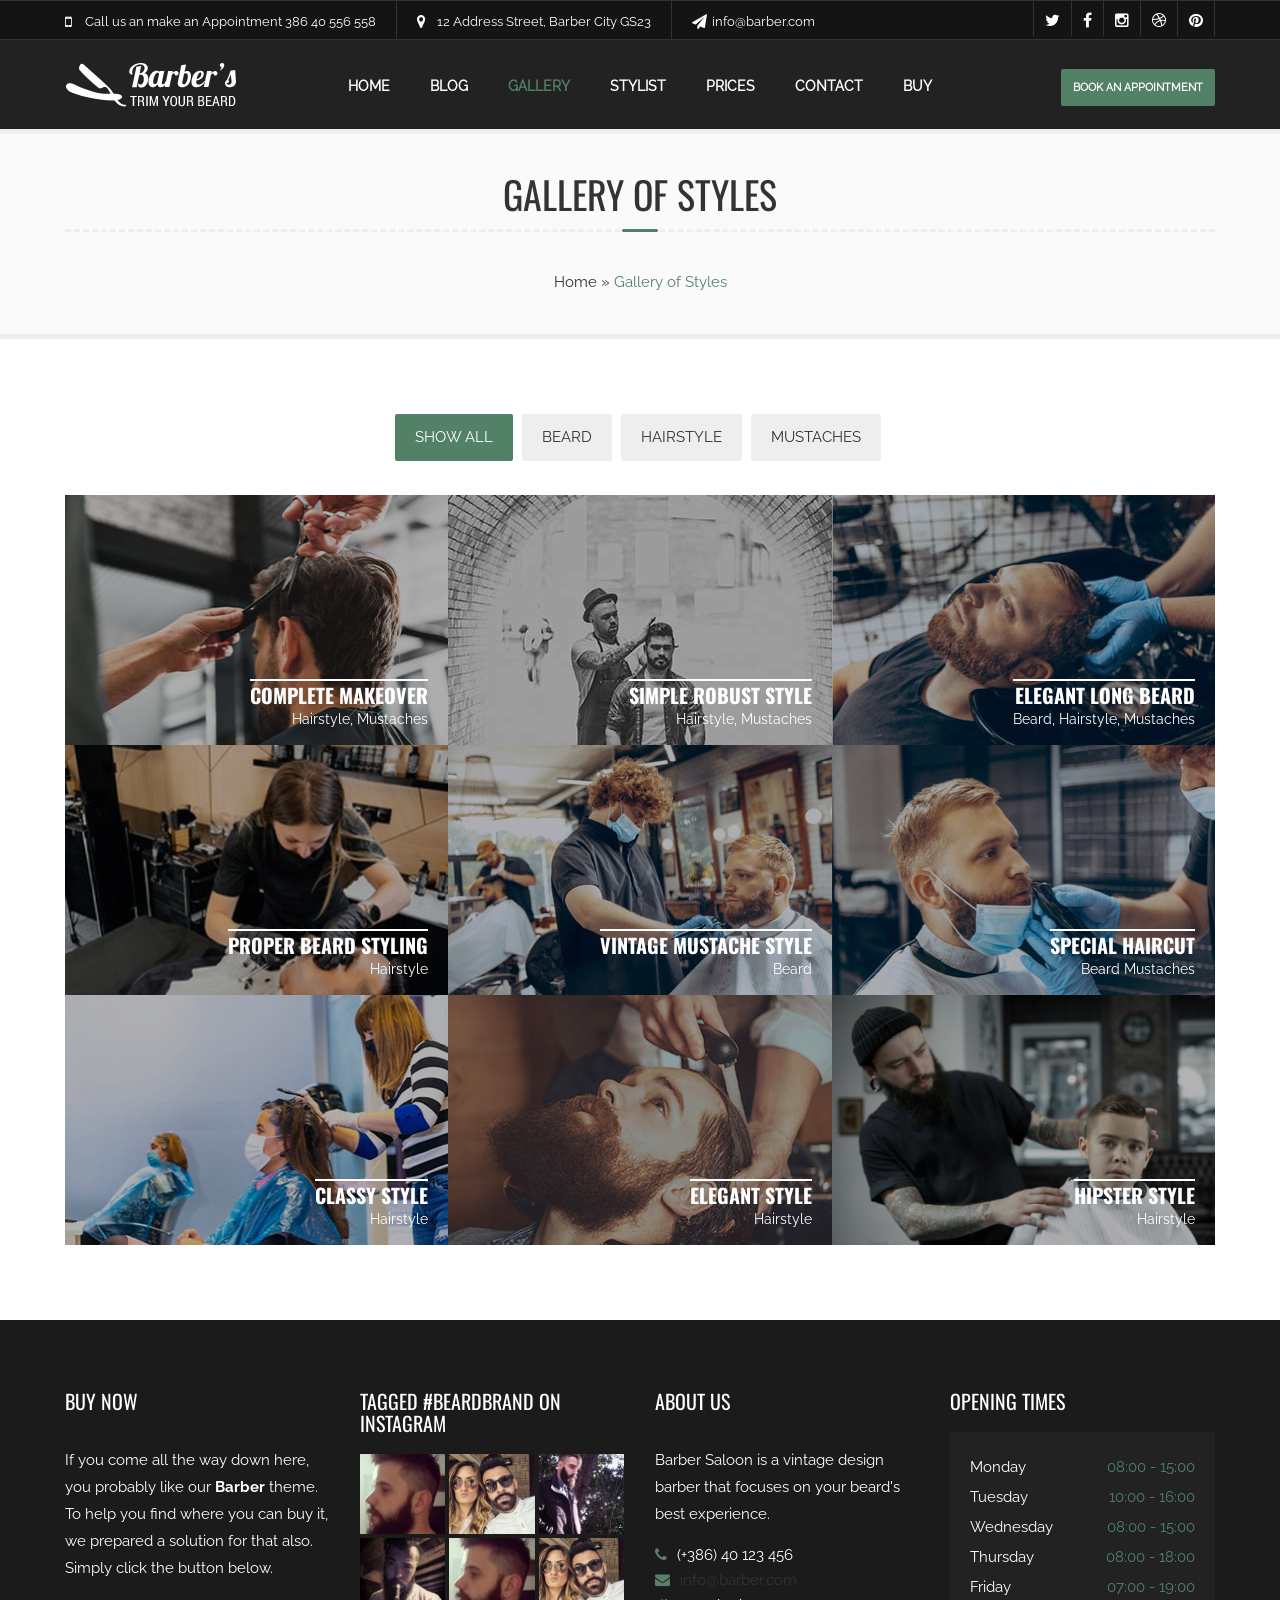
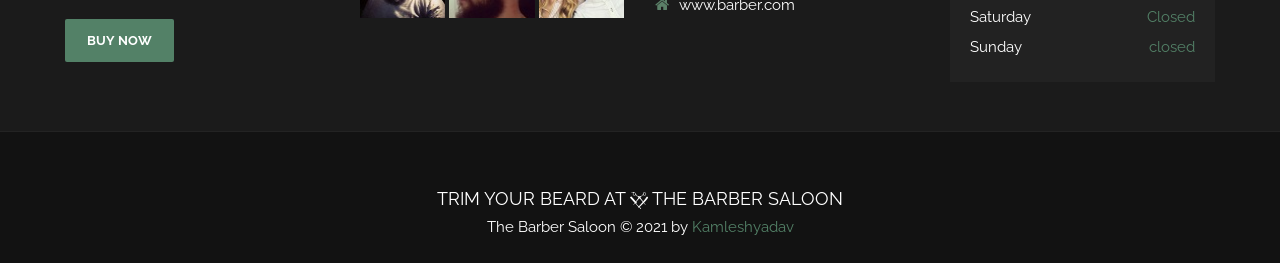
<file: gallery.html>
<!DOCTYPE html>
<!--
**********************************************************************************************************
Copyright (c) 2016 Himanshu Softtech.
********************************************************************************************************** -->
<!--
Template Name: Barber shop website template
Version: 1.0.0
Author: Kamleshyadav
Website: http://himanshusofttech.com/
Purchase: http://themeforest.net/user/kamleshyadav
-->
<!--[if IE 9]> <html lang="en" class="ie9 no-js"> <![endif]-->
<!--[if !IE]><!-->
<html lang="en">
<!--<![endif]-->
<!-- Header Start -->

<head>
    <meta charset="UTF-8">
    <meta name="viewport" content="width=device-width, initial-scale=1.0">
    <title>
        Gallery | Barber shop website template
    </title>
    <!--Main Css Start-->
    <link rel="stylesheet" href="assets/css/master.css">
    <!--Main Css End-->
    <!--color changing css file-->
    <link rel="stylesheet" id="theme-change" type="text/css" href="#">
    <!--color changing css file end-->
    <!-- favicon-icon -->
    <link rel="icon" type="image/png" href="assets/images/favicon-icon.png">
    <!-- favicon-icon -->
</head>
<!-- Header End -->
<!-- Body Start -->

<body>
    <!-- color picker starts -->
    <div id="style-switcher" class="hs_color_set">
        <div>
            <h3>
                color options
            </h3>
            <ul class="colors">
                <li>
                    <p class='colorchange' id='color'>
                    </p>
                </li>
                <li>
                    <p class='colorchange' id='color2'>
                    </p>
                </li>
                <li>
                    <p class='colorchange' id='color3'>
                    </p>
                </li>
                <li>
                    <p class='colorchange' id='color4'>
                    </p>
                </li>
                <li>
                    <p class='colorchange' id='color5'>
                    </p>
                </li>
                <li>
                    <p class='colorchange' id='style'>
                    </p>
                </li>
            </ul>
        </div>
        <div class="bottom">
            <a href="" class="settings">
                <i class="fa fa-gear fa-spin">
					</i>
            </a>
        </div>
    </div>
    <!-- color picker ends-->
    <!-- header top section start-->
    <header class="header_main">
        <div class="ds_wrapper wrapper_top">
            <div class="container">
                <div class="row">
                    <span class="toogle_span">
							Notification Bar
						</span>
                    <div class="notification_bar">
                        <div class="col-sm-9 col-lg-9 padd_l">
                            <div class="ds_top_notification">
                                <div class="br_notification_content">
                                    <i class="fa fa-mobile">
										</i>
                                    <div class="notification_text">
                                        Call us an make an Appointment 386 40 556 558
                                    </div>
                                </div>
                                <div class="br_notification_content">
                                    <i class="fa fa-map-marker">
										</i>
                                    <div class="notification_text">
                                        12 Address Street, Barber City GS23
                                    </div>
                                </div>
                                <div class="br_notification_content">
                                    <i class="fa fa-send">
										</i>
                                    <div class="notification_text">
                                        <a href="mailto:info@barber.com">
												<span class="__cf_email__" data-cfemail="741d1a121b341615061611065a171b19">info@barber.com</span>
											</a>
                                    </div>
                                </div>
                            </div>
                        </div>
                        <div class="col-sm-3 col-lg-3 padd_r">
                            <div class="ds_social_notification">
                                <a target="_blank" href="#">
                                    <i class="fa fa-twitter">
										</i>
                                </a>
                                <a target="_blank" href="#">
                                    <i class="fa fa-facebook">
										</i>
                                </a>
                                <a target="_blank" href="#">
                                    <i class="fa fa-instagram">
										</i>
                                </a>
                                <a target="_blank" href="#">
                                    <i class="fa fa-dribbble">
										</i>
                                </a>
                                <a target="_blank" href="#">
                                    <i class="fa fa-pinterest">
										</i>
                                </a>
                            </div>
                        </div>
                    </div>
                </div>
            </div>
        </div>
        <!-- header top section -->
        <!-- header menu section start-->
        <div class="ds_wrapper wrapper_nav">
            <div class="container">
                <div class="row">
                    <!-- navbar toggle start -->
                    <div class="navbar-header pull-right">
                        <button type="button" class="navbar_toggle" data-toggle="collapse" data-target="#myNavbar">
                            <i class="fa fa-list-ul">
								</i>
                        </button>
                    </div>
                    <!-- navbar toggle end -->
                    <div class="col-sm-2 col-lg-2 col-md-2 col-xs-5">
                        <div class="ds_logo_left">
                            <a href="index.html">
                                <img alt="logo" src="assets/images/logo-img.png">
                            </a>
                        </div>
                    </div>
                    <div class="col-sm-12 col-lg-8 col-md-8 col-xs-12 ds_navigation_menu">
                        <!-- navbar_collapse -->
                        <div class="navbar_collapse">
                            <nav>
                                <ul class="menu">
                                    <li>
                                        <a href="index.html">Home</a>
                                    </li>
                                    <li>
                                        <a href="Blog.html">blog</a>
                                    </li>
                                    <li class="current_page_item">
                                        <a href="gallery.html">gallery</a>
                                    </li>
                                    <li>
                                        <a href="stylist.html">stylist</a>
                                    </li>
                                    <li>
                                        <a href="prices-simple.html">prices</a>
                                    </li>
                                    <li>
                                        <a href="contact.html">contact</a>
                                    </li>
                                    <li>
                                        <a href="#">buy</a>
                                    </li>
                                </ul>
                            </nav>
                        </div>
                        <!-- navbar_collapse -->
                    </div>
                    <div class="pull-right hidden-xs" id="appointment_btn">
                        <div class="appointment_btn">
                            <a href="contact.html">
									Book an appointment
								</a>
                        </div>
                    </div>
                </div>
            </div>
        </div>
        <!-- header menu section end-->
    </header>
    <!-- category slier section start-->
    <div class="ds_wrapper portfolio_heading_section">
        <div class="container">
            <div class="row">
                <!--  heading -->
                <div class="col-lg-12 col-md-12 col-sm-12">
                    <div class="pagecontent">
                        <div class="ds_pagecontentContent_title">
                            <h1>
                                Gallery of Styles
                            </h1>
                        </div>
                        <div class="ds_pagecontentContent_breadcrumb">
                            <p>
                                <a href="index.html">
									Home
								</a>»
                                <span>
									Gallery of Styles
								</span>
                            </p>
                        </div>
                    </div>
                    <!--  heading -->
                </div>
            </div>
        </div>
    </div>
    <!-- category slider section end-->
    <div class="ds_wrapper  portfolio_slider_sec">
        <div class="container">
            <div class="content">
                <div class="porfolio_part full_width">
                    <ul class="blog_ul">
                        <li class="active">
                            <a href="#" class="filter current" data-filter="all">
                                <span>
										Show All
									</span>
                            </a>
                        </li>
                        <li>
                            <a href="#" class="filter" data-filter=".cat-2">
                                <span>
										Beard
									</span>
                            </a>
                        </li>
                        <li>
                            <a href="#" class="filter" data-filter=".cat-3">
                                <span>
										hairstyle
									</span>
                            </a>
                        </li>
                        <li>
                            <a href="#" class="filter" data-filter=".cat-4">
                                <span>
										mustaches
									</span>
                            </a>
                        </li>
                    </ul>
                </div>
                <div class="full_width gallery_page" id="porfolio_filter">
                    <!-- Ractangle first -->
                    <div class="col-lg-4 col-md-4 col-xs-4 ds_ractangle mix  cat-3 cat-4" data-myorder="1">
                        <div class="ds_item">
                            <img alt="" src="assets/images/gallery/gallery1.jpg" class="img-responsive">
                            <!-- overlay -->
                            <a href="complete-makeover.html">
                                <div class="ract_overlay">
                                    <div class="rect_description">
                                        <h3>
                                            complete makeover
                                        </h3>
                                        <div class="port_catagory">
                                            Hairstyle, Mustaches
                                        </div>
                                    </div>
                                </div>
                            </a>
                            <!-- overlay -->
                        </div>
                    </div>
                    <!-- Ractangle first end -->
                    <!-- Ractangle second -->
                    <div class="col-lg-4 col-md-4 col-xs-4 ds_ractangle mix  cat-3 cat-4" data-myorder="2">
                        <div class="ds_item">
                            <img alt="" src="assets/images/gallery/gallery2.jpg" class="img-responsive">
                            <!-- overlay -->
                            <a href="complete-makeover.html">
                                <div class="ract_overlay">
                                    <div class="rect_description">
                                        <h3>
                                            Simple Robust Style
                                        </h3>
                                        <div class="port_catagory">
                                            Hairstyle, Mustaches
                                        </div>
                                    </div>
                                </div>
                            </a>
                            <!-- overlay -->
                        </div>
                    </div>
                    <!-- Ractangle second end -->
                    <!-- Ractangle thired -->
                    <div class="col-lg-4 col-md-4 col-xs-4 ds_ractangle mix  cat-2 cat-3 cat-4" data-myorder="3">
                        <div class="ds_item">
                            <img alt="" src="assets/images/gallery/gallery3.jpg" class="img-responsive">
                            <!-- overlay -->
                            <a href="complete-makeover.html">
                                <div class="ract_overlay">
                                    <div class="rect_description">
                                        <h3>
                                            Elegant Long Beard
                                        </h3>
                                        <div class="port_catagory">
                                            Beard, Hairstyle, Mustaches
                                        </div>
                                    </div>
                                </div>
                            </a>
                            <!-- overlay -->
                        </div>
                    </div>
                    <!-- Ractangle thired end -->
                    <!-- Ractangle fourth -->
                    <div class="col-lg-4 col-md-4 col-xs-4 ds_ractangle mix  cat-3 " data-myorder="4">
                        <div class="ds_item">
                            <img alt="" src="assets/images/gallery/gallery4.jpg" class="img-responsive">
                            <!-- overlay -->
                            <a href="complete-makeover.html">
                                <div class="ract_overlay">
                                    <div class="rect_description">
                                        <h3>
                                            Proper Beard Styling
                                        </h3>
                                        <div class="port_catagory">
                                            Hairstyle
                                        </div>
                                    </div>
                                </div>
                            </a>
                            <!-- overlay -->
                        </div>
                    </div>
                    <!-- Ractangle fourth end -->
                    <!-- Ractangle five -->
                    <div class="col-lg-4 col-md-4 col-xs-4 ds_ractangle mix  cat-2 " data-myorder="5">
                        <div class="ds_item">
                            <img alt="" src="assets/images/gallery/gallery5.jpg" class="img-responsive">
                            <!-- overlay -->
                            <a href="complete-makeover.html">
                                <div class="ract_overlay">
                                    <div class="rect_description">
                                        <h3>
                                            Vintage Mustache Style
                                        </h3>
                                        <div class="port_catagory">
                                            Beard
                                        </div>
                                    </div>
                                </div>
                            </a>
                            <!-- overlay -->
                        </div>
                    </div>
                    <!-- Ractangle five end -->
                    <!-- Ractangle sixth -->
                    <div class="col-lg-4 col-md-4 col-xs-4 ds_ractangle mix  cat-2 cat-4" data-myorder="6">
                        <div class="ds_item">
                            <img alt="" src="assets/images/gallery/gallery6.jpg" class="img-responsive">
                            <!-- overlay -->
                            <a href="complete-makeover.html">
                                <div class="ract_overlay">
                                    <div class="rect_description">
                                        <h3>
                                            special haircut
                                        </h3>
                                        <div class="port_catagory">
                                            Beard Mustaches
                                        </div>
                                    </div>
                                </div>
                            </a>
                            <!-- overlay -->
                        </div>
                    </div>
                    <!-- Ractangle sixth end -->
                    <!-- Ractangle seven -->
                    <div class="col-lg-4 col-md-4 col-xs-4 ds_ractangle mix  cat-3 " data-myorder="7">
                        <div class="ds_item">
                            <img alt="" src="assets/images/gallery/gallery7.jpg" class="img-responsive">
                            <!-- overlay -->
                            <a href="complete-makeover.html">
                                <div class="ract_overlay">
                                    <div class="rect_description">
                                        <h3>
                                            classy style
                                        </h3>
                                        <div class="port_catagory">
                                            Hairstyle
                                        </div>
                                    </div>
                                </div>
                            </a>
                            <!-- overlay -->
                        </div>
                    </div>
                    <!-- Ractangle seven end -->
                    <!-- Ractangle eight -->
                    <div class="col-lg-4 col-md-4 col-xs-4 ds_ractangle mix  cat-3 " data-myorder="8">
                        <div class="ds_item">
                            <img alt="" src="assets/images/gallery/gallery8.jpg" class="img-responsive">
                            <!-- overlay -->
                            <a href="complete-makeover.html">
                                <div class="ract_overlay">
                                    <div class="rect_description">
                                        <h3>
                                            Elegant Style
                                        </h3>
                                        <div class="port_catagory">
                                            Hairstyle
                                        </div>
                                    </div>
                                </div>
                            </a>
                            <!-- overlay -->
                        </div>
                    </div>
                    <!-- Ractangle eight end -->
                    <!-- Ractangle nine -->
                    <div class="col-lg-4 col-md-4 col-xs-4 ds_ractangle mix  cat-2 " data-myorder="9">
                        <div class="ds_item">
                            <img alt="" src="assets/images/gallery/gallery9.jpg" class="img-responsive">
                            <!-- overlay -->
                            <a href="complete-makeover.html">
                                <div class="ract_overlay">
                                    <div class="rect_description">
                                        <h3>
                                            Hipster Style
                                        </h3>
                                        <div class="port_catagory">
                                            Hairstyle
                                        </div>
                                    </div>
                                </div>
                            </a>
                            <!-- overlay -->
                        </div>
                    </div>
                    <!-- Ractangle nine end -->
                </div>
            </div>
        </div>
    </div>
    <!-- footer start -->
    <footer>
        <div class="ds_wrapper footer_section">
            <div class="container">
                <div class="row">
                    <!--  buy now -->
                    <div class="col-sm-3 col-lg-3">
                        <h4 class="widget-title">
                            buy now
                        </h4>
                        <div class="textwidget">
                            <p>
                                If you come all the way down here, you probably like our
                                <b>
										Barber
									</b> theme. To help you find where you can buy it, we prepared a solution for that also. Simply click the button below.
                            </p>
                        </div>
                        <div class="footer_button">
                            <a href="#" target="_blank">
									BUY NOW
								</a>
                        </div>
                    </div>
                    <!--  buy now end-->
                    <!-- instagram-->
                    <div class="col-sm-3 col-lg-3">
                        <h4 class="widget-title">
                            TAGGED #BEARDBRAND ON INSTAGRAM
                        </h4>
                        <div class="photo_tiles">
                            <ul>
                                <li>
                                    <a href="#">
                                        <img alt="" src="assets/images/instagram/barber_gallery_1.jpg">
                                    </a>
                                </li>
                                <li>
                                    <a href="#">
                                        <img alt="" src="assets/images/instagram/gallery_2.jpg">
                                    </a>
                                </li>
                                <li>
                                    <a href="#">
                                        <img alt="" src="assets/images/instagram/gallery_3.jpg">
                                    </a>
                                </li>
                                <li>
                                    <a href="#">
                                        <img alt="" src="assets/images/instagram/gallery_4.jpg">
                                    </a>
                                </li>
                                <li>
                                    <a href="#">
                                        <img alt="" src="assets/images/instagram/barber_gallery_1.jpg">
                                    </a>
                                </li>
                                <li>
                                    <a href="#">
                                        <img alt="" src="assets/images/instagram/gallery_2.jpg">
                                    </a>
                                </li>
                            </ul>
                        </div>
                    </div>
                    <!--  instagram end-->
                    <!-- about us-->
                    <div class="col-sm-3 col-lg-3">
                        <h4 class="widget-title">
                            about us
                        </h4>
                        <div class="textwidget">
                            <p>
                                Barber Saloon is a vintage design barber that focuses on your beard's best experience.
                            </p>
                            <ul class="contact">
                                <li>
                                    <i class="fa fa-phone">
										</i>(+386) 40 123 456
                                </li>
                                <li>
                                    <i class="fa fa-envelope">
										</i><a href="mailto:info@barber.com" class="__cf_email__" data-cfemail="e78e898188a7858695858295c984888a">info@barber.com</a>
                                </li>
                                <li>
                                    <i class="fa fa-home">
										</i>www.barber.com
                                </li>
                            </ul>
                        </div>
                    </div>
                    <!--  about us end-->
                    <!-- opening time-->
                    <div class="col-sm-3 col-lg-3">
                        <h4 class="widget-title">
                            OPENING TIMES
                        </h4>
                        <div class="textwidget">
                            <ul class="opening_times">
                                <li>
                                    <span class="day">
											Monday
										</span>
                                    <span class="time">
											08:00 - 15:00
										</span>
                                </li>
                                <li>
                                    <span class="day">
											Tuesday
										</span>
                                    <span class="time">
											10:00 - 16:00
										</span>
                                </li>
                                <li>
                                    <span class="day">
											Wednesday
										</span>
                                    <span class="time">
											08:00 - 15:00
										</span>
                                </li>
                                <li>
                                    <span class="day">
											Thursday
										</span>
                                    <span class="time">
											08:00 - 18:00
										</span>
                                </li>
                                <li>
                                    <span class="day">
											Friday
										</span>
                                    <span class="time">
											07:00 - 19:00
										</span>
                                </li>
                                <li>
                                    <span class="day">
											Saturday
										</span>
                                    <span class="time">
											Closed
										</span>
                                </li>
                                <li>
                                    <span class="day">
											Sunday
										</span>
                                    <span class="time">
											closed
										</span>
                                </li>
                            </ul>
                        </div>
                    </div>
                    <!--  opening time end-->
                </div>
            </div>
        </div>
    </footer>
    <!-- footer end -->
    <!-- copyright_footer -->
    <div class="ds_wrapper copyright_footer">
        <div class="container">
            <div class="row">
                <div class="copyright_area">
                    <p>
                        trim your beard at <img alt="" src="assets/images/footer_icon.png"> the barber saloon
                    </p>
                    <div id="copyright">
                        The Barber Saloon &copy; 2021 by <a href="https://kamleshyadav.com/" target="_blank">Kamleshyadav</a>
                    </div>
                </div>
            </div>
        </div>
    </div>
    <!-- copyright_footer -->
    <!-- bottom tab -->
    <div class="bottom_tab">
        <div class="suppert_tab">
            <h3 class="book_now">
                BOOK NOW
                <i class="fa fa-chevron-up">
					</i>
            </h3>
        </div>
    </div>
    <!-- bottom tab -->
    <!-- Bootstrap script -->
    <script src="assets/js/jquery.min.js">
    </script>
    <script src="assets/js/bootstrap.min.js">
    </script>
    <script src="assets/js/scripts.js">
    </script>
    <!-- script -->
    <!-- bx slider script -->
    <script src="assets/js/plugins/bxcrousel/js/jquery-bxslider.js">
    </script>
    <!-- bx slider script end -->
    <!-- REVOLUTION JS FILES -->
    <script src="assets/js/plugins/revolution/js/jquery.themepunch.tools.min.js">
    </script>
    <script src="assets/js/plugins/revolution/js/jquery.themepunch.revolution.min.js">
    </script>
    <script src="assets/js/plugins/revolution/js/revolution.extension.layeranimation.min.js">
    </script>
    <script src="assets/js/plugins/revolution/js/revolution.extension.navigation.min.js">
    </script>
    <script src="assets/js/plugins/revolution/js/revolution.extension.slideanims.min.js">
    </script>
    <script src="assets/js/plugins/revolution/js/revolution.extension.actions.min.js">
    </script>
    <script src="assets/js/plugins/revolution/js/revolution.extension.parallax.min.js">
    </script>
    <!-- REVOLUTION JS FiLES -->
    <!-- photo gallery -->
    <script src="assets/js/plugins/photogallery/js/jquery.prettyPhoto.js">
    </script>
    <script src="assets/js/plugins/portfolio/js/jquery.mixitup.js">
    </script>
    <!-- photo gallery -->
    <!-- ui tabs  -->
    <script src="assets/js/plugins/uitabs/js/jquery-ui.js">
    </script>
    <!-- ui tabs  -->
    <!--counter js-->
    <script src="assets/js/plugins/counter/js/jquery.countTo.js">
    </script>
    <!--counter js-->
</body>
<!-- Body End -->

</html>
</file>
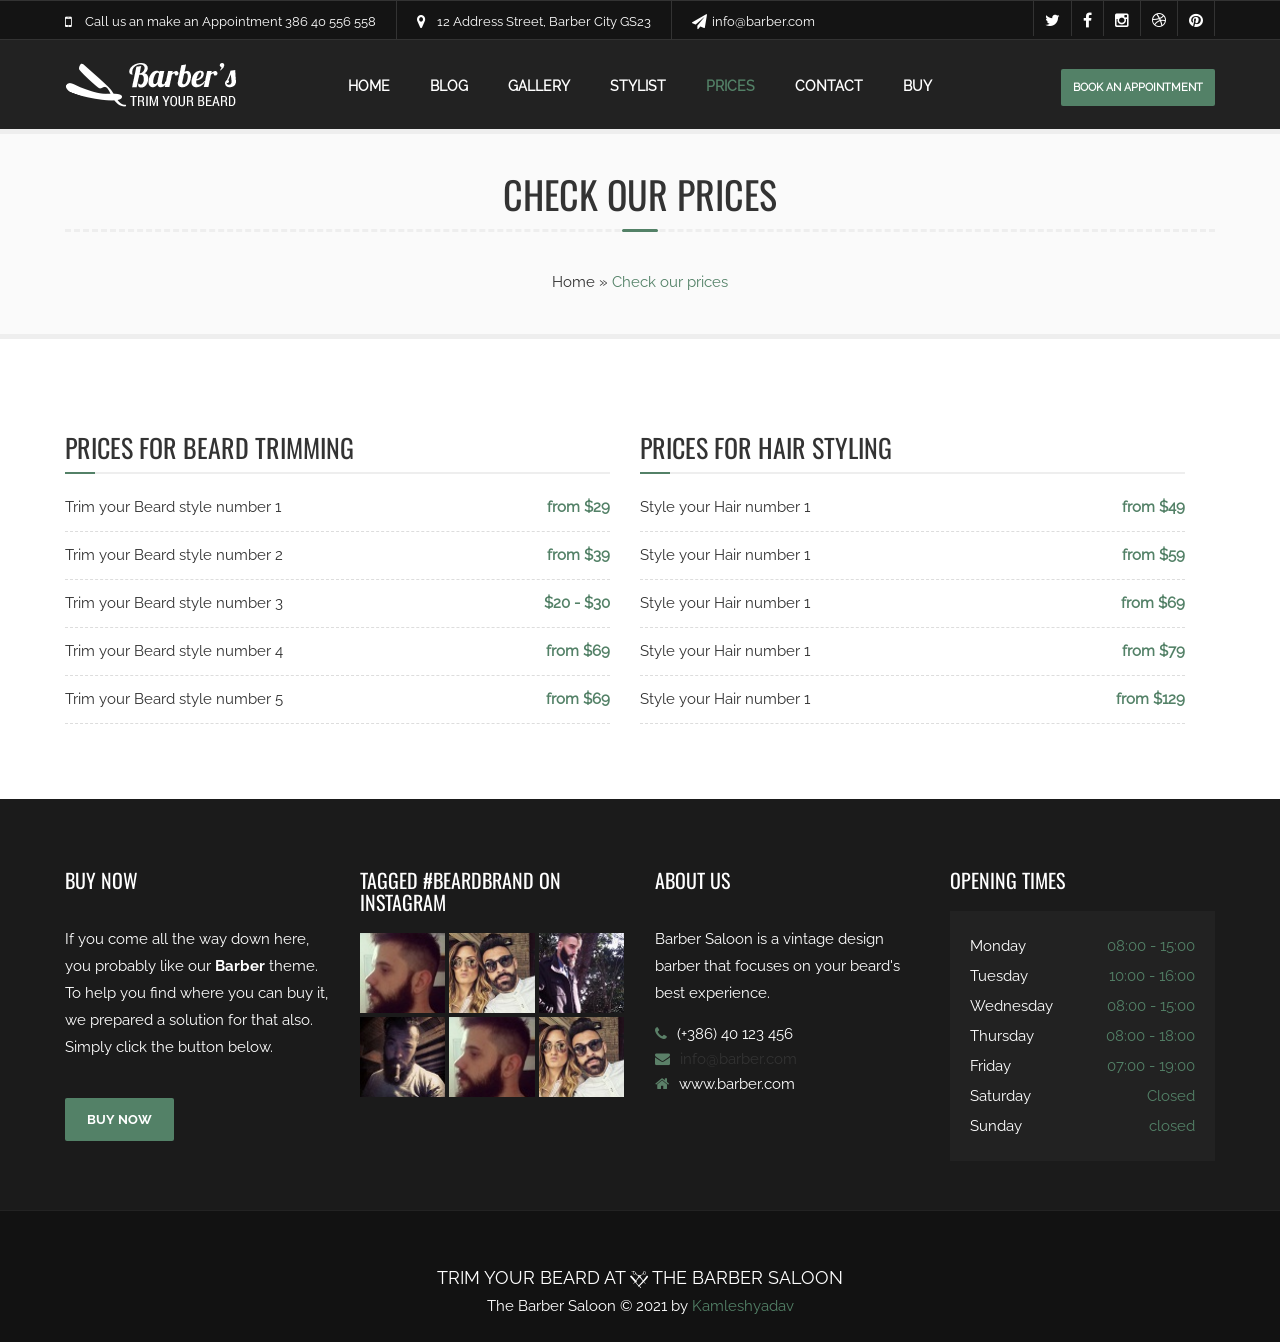
<file: prices-simple.html>
<!DOCTYPE html>
<!--
**********************************************************************************************************
Copyright (c) 2016 Himanshu Softtech.
********************************************************************************************************** -->
<!--
Template Name: Barber shop website template
Version: 1.0.0
Author: Kamleshyadav
Website: http://himanshusofttech.com/
Purchase: http://themeforest.net/user/kamleshyadav
-->
<!--[if IE 9]> <html lang="en" class="ie9 no-js"> <![endif]-->
<!--[if !IE]><!-->
<html lang="en">
<!--<![endif]-->
<!-- Header Start -->

<head>
    <meta charset="UTF-8">
    <meta name="viewport" content="width=device-width, initial-scale=1.0">
    <title>
        Prices-simple | Barber shop website template
    </title>
    <!--Main Css Start-->
    <link rel="stylesheet" href="assets/css/master.css">
    <!--Main Css End-->
    <!--color changing css file-->
    <link rel="stylesheet" id="theme-change" type="text/css" href="#">
    <!--color changing css file end-->
    <!-- favicon-icon -->
    <link rel="icon" type="image/png" href="assets/images/favicon-icon.png">
    <!-- favicon-icon -->
</head>
<!-- Header End -->
<!-- Body Start -->

<body>
    <!-- color picker starts -->
    <div id="style-switcher" class="hs_color_set">
        <div>
            <h3>
                color options
            </h3>
            <ul class="colors">
                <li>
                    <p class='colorchange' id='color'>
                    </p>
                </li>
                <li>
                    <p class='colorchange' id='color2'>
                    </p>
                </li>
                <li>
                    <p class='colorchange' id='color3'>
                    </p>
                </li>
                <li>
                    <p class='colorchange' id='color4'>
                    </p>
                </li>
                <li>
                    <p class='colorchange' id='color5'>
                    </p>
                </li>
                <li>
                    <p class='colorchange' id='style'>
                    </p>
                </li>
            </ul>
        </div>
        <div class="bottom">
            <a href="" class="settings">
                <i class="fa fa-gear fa-spin">
					</i>
            </a>
        </div>
    </div>
    <!-- color picker ends-->
    <!-- header top section start-->
    <header class="header_main">
        <div class="ds_wrapper wrapper_top">
            <div class="container">
                <div class="row">
                    <span class="toogle_span">
							Notification Bar
						</span>
                    <div class="notification_bar">
                        <div class="col-sm-9 col-lg-9">
                            <div class="ds_top_notification">
                                <div class="br_notification_content">
                                    <i class="fa fa-mobile">
										</i>
                                    <div class="notification_text">
                                        Call us an make an Appointment 386 40 556 558
                                    </div>
                                </div>
                                <div class="br_notification_content">
                                    <i class="fa fa-map-marker">
										</i>
                                    <div class="notification_text">
                                        12 Address Street, Barber City GS23
                                    </div>
                                </div>
                                <div class="br_notification_content">
                                    <i class="fa fa-send">
										</i>
                                    <div class="notification_text">
                                        <a href="mailto:info@barber.com">
												<span class="__cf_email__" data-cfemail="7a13141c153a181b08181f0854191517">info@barber.com</span>
											</a>
                                    </div>
                                </div>
                            </div>
                        </div>
                        <div class="col-sm-3 col-lg-3 padd_r">
                            <div class="ds_social_notification">
                                <a target="_blank" href="#">
                                    <i class="fa fa-twitter">
										</i>
                                </a>
                                <a target="_blank" href="#">
                                    <i class="fa fa-facebook">
										</i>
                                </a>
                                <a target="_blank" href="#">
                                    <i class="fa fa-instagram">
										</i>
                                </a>
                                <a target="_blank" href="#">
                                    <i class="fa fa-dribbble">
										</i>
                                </a>
                                <a target="_blank" href="#">
                                    <i class="fa fa-pinterest">
										</i>
                                </a>
                            </div>
                        </div>
                    </div>
                </div>
            </div>
        </div>
        <!-- header top section -->
        <!-- header menu section -->
        <div class="ds_wrapper wrapper_nav">
            <div class="container">
                <div class="row">
                    <!-- navbar toggle end-->
                    <div class="navbar-header pull-right">
                        <button type="button" class="navbar_toggle" data-toggle="collapse" data-target="#myNavbar">
                            <i class="fa fa-list-ul">
								</i>
                        </button>
                    </div>
                    <!-- navbar toggle end-->
                    <div class="col-sm-2 col-lg-2 col-md-2 col-xs-5">
                        <div class="ds_logo_left">
                            <a href="index.html">
                                <img alt="" src="assets/images/logo-img.png">
                            </a>
                        </div>
                    </div>
                    <div class="col-sm-12 col-lg-8 col-md-8 col-xs-12 ds_navigation_menu">
                        <!-- navbar_collapse -->
                        <div class="navbar_collapse">
                            <nav>
                                <ul class="menu">
                                    <li>
                                        <a href="index.html">Home</a>
                                    </li>
                                    <li>
                                        <a href="Blog.html">blog</a>
                                    </li>
                                    <li>
                                        <a href="gallery.html">gallery</a>
                                    </li>
                                    <li>
                                        <a href="stylist.html">stylist</a>
                                    </li>
                                    <li class="current_page_item">
                                        <a href="prices-simple.html">prices</a>
                                    </li>
                                    <li>
                                        <a href="contact.html">contact</a>
                                    </li>
                                    <li>
                                        <a href="#">buy</a>
                                    </li>
                                </ul>
                            </nav>
                        </div>
                        <!-- navbar_collapse -->
                    </div>
                    <div class="pull-right hidden-xs" id="appointment_btn">
                        <div class="appointment_btn">
                            <a href="contact.html">
									Book an appointment
								</a>
                        </div>
                    </div>
                </div>
            </div>
        </div>
    </header>
    <!-- category slier section start-->
    <div class="ds_wrapper portfolio_heading_section">
        <div class="container">
            <div class="row">
                <!--  heading -->
                <div class="col-lg-12 col-md-12 col-sm-12">
                    <div class="pagecontent">
                        <div class="ds_pagecontentContent_title">
                            <h1>
                                CHECK OUR PRICES
                            </h1>
                        </div>
                        <div class="ds_pagecontentContent_breadcrumb">
                            <p>
                                <a href="index.html">
									Home
								</a>»
                                <span>
									Check our prices
								</span>
                            </p>
                        </div>
                    </div>
                </div>
                <!--  heading -->
            </div>
        </div>
    </div>
    <!-- category slider section end-->
    <div class="ds_wrapper  portfolio_slider_sec">
        <div class="container">
            <div class="row content">
                <!-- left pricing table start -->
                <div class="col-sm-6  col-xs-12 col-lg-6">
                    <div class="prices_section">
                        <h2 class="block_title">
                            PRICES FOR BEARD TRIMMING
                        </h2>
                        <ul class="price_ul">
                            <li class="price_list">
                                <div class="price_title">
                                    Trim your Beard style number 1
                                </div>
                                <div class="price_right">
                                    from $29
                                </div>
                            </li>
                            <li class="price_list">
                                <div class="price_title">
                                    Trim your Beard style number 2
                                </div>
                                <div class="price_right">
                                    from $39
                                </div>
                            </li>
                            <li class="price_list">
                                <div class="price_title">
                                    Trim your Beard style number 3
                                </div>
                                <div class="price_right">
                                    $20 - $30
                                </div>
                            </li>
                            <li class="price_list">
                                <div class="price_title">
                                    Trim your Beard style number 4
                                </div>
                                <div class="price_right">
                                    from $69
                                </div>
                            </li>
                            <li class="price_list">
                                <div class="price_title">
                                    Trim your Beard style number 5
                                </div>
                                <div class="price_right">
                                    from $69
                                </div>
                            </li>
                        </ul>
                    </div>
                </div>
                <!-- left pricing table end -->
                <!-- right pricing table start -->
                <div class="col-sm-6  col-xs-12 col-lg-6">
                    <div class="prices_section">
                        <h2 class="block_title">
                            PRICES FOR HAIR STYLING
                        </h2>
                        <ul class="price_ul">
                            <li class="price_list">
                                <div class="price_title">
                                    Style your Hair number 1
                                </div>
                                <div class="price_right">
                                    from $49
                                </div>
                            </li>
                            <li class="price_list">
                                <div class="price_title">
                                    Style your Hair number 1
                                </div>
                                <div class="price_right">
                                    from $59
                                </div>
                            </li>
                            <li class="price_list">
                                <div class="price_title">
                                    Style your Hair number 1
                                </div>
                                <div class="price_right">
                                    from $69
                                </div>
                            </li>
                            <li class="price_list">
                                <div class="price_title">
                                    Style your Hair number 1
                                </div>
                                <div class="price_right">
                                    from $79
                                </div>
                            </li>
                            <li class="price_list">
                                <div class="price_title">
                                    Style your Hair number 1
                                </div>
                                <div class="price_right">
                                    from $129
                                </div>
                            </li>
                        </ul>
                    </div>
                </div>
                <!-- right pricing table end -->
            </div>
        </div>
    </div>
    <!-- footer start -->
    <footer>
        <div class="ds_wrapper footer_section">
            <div class="container">
                <div class="row">
                    <!--  buy now -->
                    <div class="col-sm-3 col-lg-3">
                        <h4 class="widget-title">
                            buy now
                        </h4>
                        <div class="textwidget">
                            <p>
                                If you come all the way down here, you probably like our
                                <b>
										Barber
									</b> theme. To help you find where you can buy it, we prepared a solution for that also. Simply click the button below.
                            </p>
                        </div>
                        <div class="footer_button">
                            <a href="#" target="_blank">
									BUY NOW
								</a>
                        </div>
                    </div>
                    <!--  buy now end-->
                    <!-- instagram-->
                    <div class="col-sm-3 col-lg-3">
                        <h4 class="widget-title">
                            TAGGED #BEARDBRAND ON INSTAGRAM
                        </h4>
                        <div class="photo_tiles">
                            <ul>
                                <li>
                                    <a href="#">
                                        <img alt="gallery-1" src="assets/images/instagram/barber_gallery_1.jpg">
                                    </a>
                                </li>
                                <li>
                                    <a href="#">
                                        <img alt="gallery-2" src="assets/images/instagram/gallery_2.jpg">
                                    </a>
                                </li>
                                <li>
                                    <a href="#">
                                        <img alt="gallery-3" src="assets/images/instagram/gallery_3.jpg">
                                    </a>
                                </li>
                                <li>
                                    <a href="#">
                                        <img alt="gallery-4" src="assets/images/instagram/gallery_4.jpg">
                                    </a>
                                </li>
                                <li>
                                    <a href="#">
                                        <img alt="gallery-5" src="assets/images/instagram/barber_gallery_1.jpg">
                                    </a>
                                </li>
                                <li>
                                    <a href="#">
                                        <img alt="gallery-6" src="assets/images/instagram/gallery_2.jpg">
                                    </a>
                                </li>
                            </ul>
                        </div>
                    </div>
                    <!--  instagram end-->
                    <!-- about us-->
                    <div class="col-sm-3 col-lg-3">
                        <h4 class="widget-title">
                            about us
                        </h4>
                        <div class="textwidget">
                            <p>
                                Barber Saloon is a vintage design barber that focuses on your beard's best experience.
                            </p>
                            <ul class="contact">
                                <li>
                                    <i class="fa fa-phone">
										</i>(+386) 40 123 456
                                </li>
                                <li>
                                    <i class="fa fa-envelope">
										</i><a href="mailto:info@barber.com" class="__cf_email__" data-cfemail="40292e262f002221322225326e232f2d">info@barber.com</a>
                                </li>
                                <li>
                                    <i class="fa fa-home">
										</i>www.barber.com
                                </li>
                            </ul>
                        </div>
                    </div>
                    <!--  about us end-->
                    <!-- opening time-->
                    <div class="col-sm-3 col-lg-3">
                        <h4 class="widget-title">
                            OPENING TIMES
                        </h4>
                        <div class="textwidget">
                            <ul class="opening_times">
                                <li>
                                    <span class="day">
											Monday
										</span>
                                    <span class="time">
											08:00 - 15:00
										</span>
                                </li>
                                <li>
                                    <span class="day">
											Tuesday
										</span>
                                    <span class="time">
											10:00 - 16:00
										</span>
                                </li>
                                <li>
                                    <span class="day">
											Wednesday
										</span>
                                    <span class="time">
											08:00 - 15:00
										</span>
                                </li>
                                <li>
                                    <span class="day">
											Thursday
										</span>
                                    <span class="time">
											08:00 - 18:00
										</span>
                                </li>
                                <li>
                                    <span class="day">
											Friday
										</span>
                                    <span class="time">
											07:00 - 19:00
										</span>
                                </li>
                                <li>
                                    <span class="day">
											Saturday
										</span>
                                    <span class="time">
											Closed
										</span>
                                </li>
                                <li>
                                    <span class="day">
											Sunday
										</span>
                                    <span class="time">
											closed
										</span>
                                </li>
                            </ul>
                        </div>
                    </div>
                    <!--  opening time end-->
                </div>
            </div>
        </div>
    </footer>
    <!-- footer end -->
    <!-- copyright_footer -->
    <div class="ds_wrapper copyright_footer">
        <div class="container">
            <div class="row">
                <div class="copyright_area">
                    <p>
                        trim your beard at <img alt="footer icon" src="assets/images/footer_icon.png"> the barber saloon
                    </p>
                    <div id="copyright">
                        The Barber Saloon &copy; 2021 by <a href="https://kamleshyadav.com/" target="_blank">Kamleshyadav</a>
                    </div>
                </div>
            </div>
        </div>
    </div>
    <!-- copyright_footer -->
    <!-- bottom tab -->
    <div class="bottom_tab">
        <div class="suppert_tab">
            <h3 class="book_now">
                BOOK NOW
                <i class="fa fa-chevron-up">
					</i>
            </h3>
        </div>
    </div>
    <!-- bottom tab -->
    <!-- Bootstrap script -->
    <script src="assets/js/jquery.min.js">
    </script>
    <script src="assets/js/bootstrap.min.js">
    </script>
    <script src="assets/js/scripts.js">
    </script>
    <!-- script -->
    <!-- bx slider script -->
    <script src="assets/js/plugins/bxcrousel/js/jquery-bxslider.js">
    </script>
    <!-- bx slider script end -->
    <!-- REVOLUTION JS FILES -->
    <script src="assets/js/plugins/revolution/js/jquery.themepunch.tools.min.js">
    </script>
    <script src="assets/js/plugins/revolution/js/jquery.themepunch.revolution.min.js">
    </script>
    <script src="assets/js/plugins/revolution/js/revolution.extension.layeranimation.min.js">
    </script>
    <script src="assets/js/plugins/revolution/js/revolution.extension.navigation.min.js">
    </script>
    <script src="assets/js/plugins/revolution/js/revolution.extension.slideanims.min.js">
    </script>
    <script src="assets/js/plugins/revolution/js/revolution.extension.actions.min.js">
    </script>
    <script src="assets/js/plugins/revolution/js/revolution.extension.parallax.min.js">
    </script>
    <!-- REVOLUTION JS FiLES -->
    <!-- photo gallery -->
    <script src="assets/js/plugins/photogallery/js/jquery.prettyPhoto.js">
    </script>
    <script src="assets/js/plugins/portfolio/js/jquery.mixitup.js">
    </script>
    <!-- photo gallery -->
    <!-- ui tabs  -->
    <script src="assets/js/plugins/uitabs/js/jquery-ui.js">
    </script>
    <!-- ui tabs  -->
    <!--counter js-->
    <script src="assets/js/plugins/counter/js/jquery.countTo.js">
    </script>
    <!--counter js-->
</body>
<!-- Body End -->

</html>
</file>
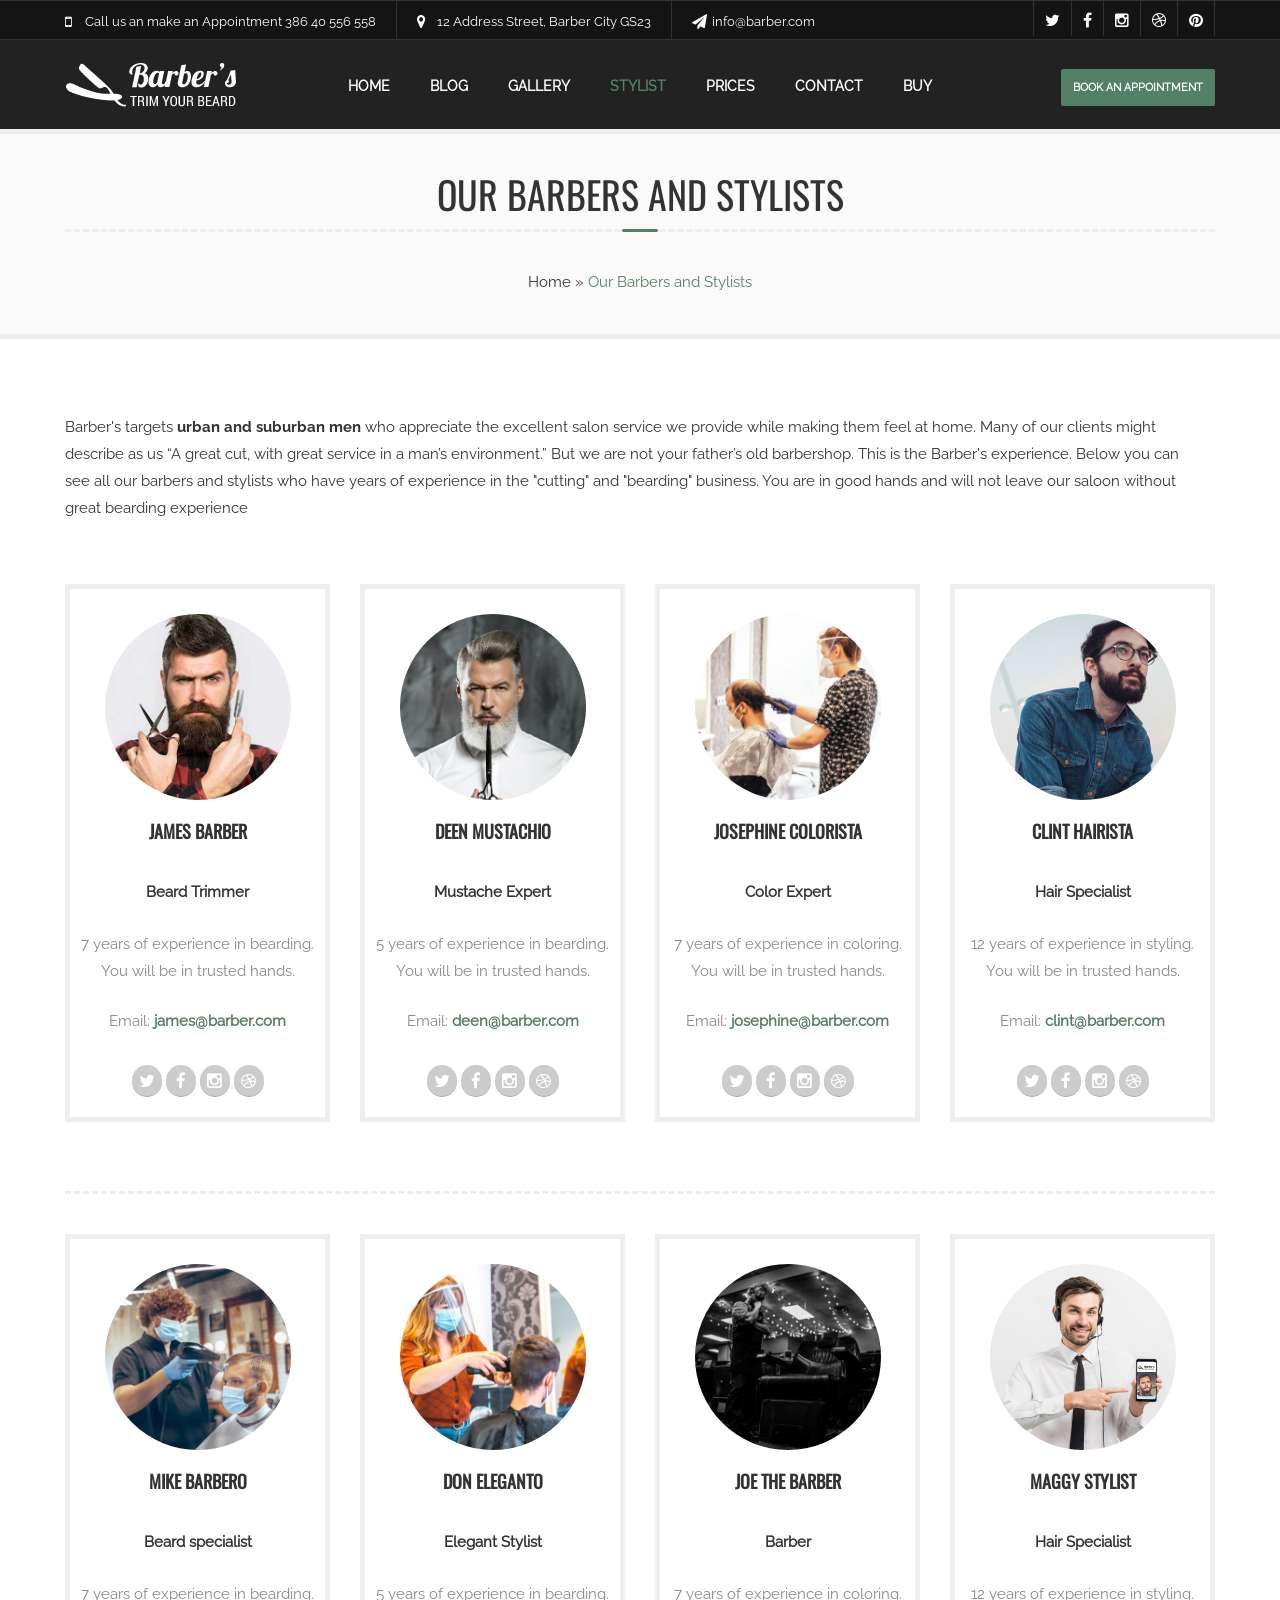
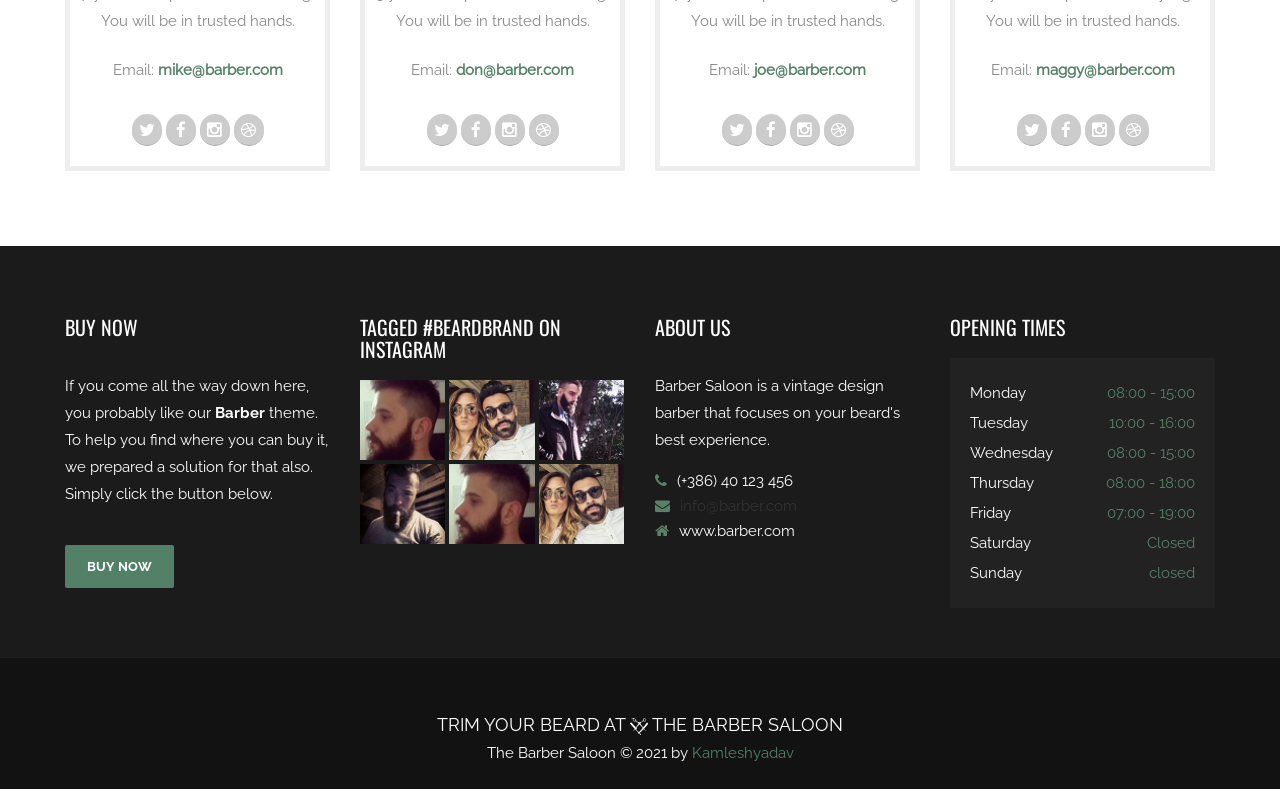
<file: stylist.html>
<!DOCTYPE html>
<!--
**********************************************************************************************************
Copyright (c) 2016 Himanshu Softtech.
********************************************************************************************************** -->
<!--
Template Name: Barber shop website template
Version: 1.0.0
Author: Kamleshyadav
Website: http://himanshusofttech.com/
Purchase: http://themeforest.net/user/kamleshyadav
-->
<!--[if IE 9]> <html lang="en" class="ie9 no-js"> <![endif]-->
<!--[if !IE]><!-->
<html lang="en">
<!--<![endif]-->
<!-- Header Start -->

<head>
    <meta charset="UTF-8">
    <meta name="viewport" content="width=device-width, initial-scale=1.0">
    <title>Stylists | Barber shop website template</title>
    <!--Main Css Start-->
    <link rel="stylesheet" href="assets/css/master.css">
    <!--Main Css End-->
    <!--color changing css file-->
    <link rel="stylesheet" id="theme-change" type="text/css" href="#">
    <!--color changing css file end-->
    <!-- favicon-icon -->
    <link rel="icon" type="image/png" href="assets/images/favicon-icon.png">
    <!-- favicon-icon -->
</head>
<!-- Header End -->
<!-- Body Start -->

<body>
    <!-- color picker starts -->
    <div id="style-switcher" class="hs_color_set">
        <div>
            <h3>color options</h3>
            <ul class="colors">
                <li>
                    <p class='colorchange' id='color'></p>
                </li>
                <li>
                    <p class='colorchange' id='color2'></p>
                </li>
                <li>
                    <p class='colorchange' id='color3'></p>
                </li>
                <li>
                    <p class='colorchange' id='color4'></p>
                </li>
                <li>
                    <p class='colorchange' id='color5'></p>
                </li>
                <li>
                    <p class='colorchange' id='style'></p>
                </li>
            </ul>
        </div>
        <div class="bottom"> <a href="" class="settings"><i class="fa fa-gear fa-spin"></i></a> </div>
    </div>
    <!-- color picker ends-->
    <!-- header top section start-->
    <header class="header_main">
        <div class="ds_wrapper wrapper_top">
            <div class="container">
                <div class="row">
                    <span class="toogle_span">Notification Bar</span>
                    <div class="notification_bar">
                        <div class="col-sm-9 col-lg-9 padd_l">
                            <div class="ds_top_notification">
                                <div class="br_notification_content">
                                    <i class="fa fa-mobile"></i>
                                    <div class="notification_text">Call us an make an Appointment 386 40 556 558</div>
                                </div>
                                <div class="br_notification_content">
                                    <i class="fa fa-map-marker"></i>
                                    <div class="notification_text">12 Address Street, Barber City GS23</div>
                                </div>
                                <div class="br_notification_content">
                                    <i class="fa fa-send"></i>
                                    <div class="notification_text"><a href="mailto:info@barber.com"><span class="__cf_email__" data-cfemail="e38a8d858ca3818291818691cd808c8e">info@barber.com</span></a></div>
                                </div>
                            </div>
                        </div>
                        <div class="col-sm-3 col-lg-3 padd_r">
                            <div class="ds_social_notification">
                                <a target="_blank" href="#"><i class="fa fa-twitter"></i></a>
                                <a target="_blank" href="#"><i class="fa fa-facebook"></i></a>
                                <a target="_blank" href="#"><i class="fa fa-instagram"></i></a>
                                <a target="_blank" href="#"><i class="fa fa-dribbble"></i></a>
                                <a target="_blank" href="#"><i class="fa fa-pinterest"></i></a>
                            </div>
                        </div>
                    </div>
                </div>
            </div>
        </div>
        <!-- header top section -->
        <!-- header menu section -->
        <div class="ds_wrapper wrapper_nav">
            <div class="container">
                <div class="row">
                    <!-- navbar toggle start-->
                    <div class="navbar-header pull-right">
                        <button type="button" class="navbar_toggle" data-toggle="collapse" data-target="#myNavbar">
                            <i class="fa fa-list-ul"></i>
                        </button>
                    </div>
                    <!-- navbar toggle end-->
                    <div class="col-sm-2 col-lg-2 col-md-2 col-xs-5">
                        <div class="ds_logo_left">
                            <a href="index.html">
                                <img alt="" src="assets/images/logo-img.png">
                            </a>
                        </div>
                    </div>
                    <div class="col-sm-12 col-lg-8 col-md-8 col-xs-12 ds_navigation_menu">
                        <!-- navbar_collapse -->
                        <div class="navbar_collapse">
                            <nav>
                                <ul class="menu">
                                    <li>
                                        <a href="index.html">Home</a>
                                    </li>
                                    <li>
                                        <a href="Blog.html">blog</a>
                                    </li>
                                    <li>
                                        <a href="gallery.html">gallery</a>
                                    </li>
                                    <li class="current_page_item">
                                        <a href="stylist.html">stylist</a>
                                    </li>
                                    <li>
                                        <a href="prices-simple.html">prices</a>
                                    </li>
                                    <li>
                                        <a href="contact.html">contact</a>
                                    </li>
                                    <li>
                                        <a href="#">buy</a>
                                    </li>
                                </ul>
                            </nav>
                        </div>
                        <!-- navbar_collapse -->
                    </div>
                    <div class="pull-right hidden-xs" id="appointment_btn">
                        <div class="appointment_btn">
                            <a href="contact.html">Book an appointment</a>
                        </div>
                    </div>
                </div>
            </div>
        </div>
    </header>
    <!-- category slier section start-->
    <div class="ds_wrapper portfolio_heading_section">
        <div class="container">
            <div class="row">
                <!--  heading -->
                <div class="col-lg-12 col-md-12 col-sm-12">
                    <div class="pagecontent">
                        <div class="ds_pagecontentContent_title">
                            <h1>Our barbers and stylists</h1>
                        </div>
                        <div class="ds_pagecontentContent_breadcrumb">
                            <p><a href="index.html">Home</a> » <span>Our Barbers and Stylists</span></p>
                        </div>
                    </div>
                </div>
                <!--  heading -->
            </div>
        </div>
    </div>
    <!-- category slider section end-->
    <div class="ds_wrapper  portfolio_slider_sec">
        <div class="container">
            <div class="row content">
                <div class="col-lg-12">
                    <p>
                        Barber's targets <strong>urban and suburban men</strong> who appreciate the excellent salon service we provide while making them feel at home. Many of our clients might describe as us “A great cut, with great service in a man’s
                        environment.” But we are not your father’s old barbershop. This is the Barber's experience. Below you can see all our barbers and stylists who have years of experience in the "cutting" and "bearding" business. You are in good hands
                        and will not leave our saloon without great bearding experience
                    </p>
                </div>
                <!-- barbers section start-->
                <div class="ds_wrapper">
                    <div class="container">
                        <!-- row start -->
                        <div class="row">
                            <div class="divider"></div>
                            <!-- team_first -->
                            <div class="col-sm-3 col-lg-3">
                                <div class="team_first">
                                    <div class="team_image">
                                        <img alt="" src="assets/images/team/barber_team_3.jpg" class="img-responsive img-circle">
                                    </div>
                                    <div class="title"><span>JAMES BARBER</span></div>
                                    <div class="ds_role">Beard Trimmer</div>
                                    <div class="ds_description">
                                        <p>7 years of experience in bearding. You will be in trusted hands.</p>
                                        Email: <a href="mailto:james@barber.com"><span class="__cf_email__" data-cfemail="f49e95999187b4969586969186da979b99">james@barber.com</span></a>
                                    </div>
                                    <div class="ds_social">
                                        <a href="#"><i class="fa fa-twitter"></i></a>
                                        <a href="#"><i class="fa fa-facebook"></i></a>
                                        <a href="#"><i class="fa fa-instagram"></i></a>
                                        <a href="#"><i class="fa fa-dribbble"></i></a>
                                    </div>
                                </div>
                            </div>
                            <!-- team_first -->
                            <!-- team_first -->
                            <div class="col-sm-3 col-lg-3">
                                <div class="team_first">
                                    <div class="team_image">
                                        <img alt="" src="assets/images/team/barber_team_2.jpg" class="img-responsive img-circle">
                                    </div>
                                    <div class="title"><span>DEEN MUSTACHIO</span></div>
                                    <div class="ds_role">Mustache Expert</div>
                                    <div class="ds_description">
                                        <p>5 years of experience in bearding. You will be in trusted hands.</p>
                                        Email: <a href="mailto:deen@barber.com"><span class="__cf_email__" data-cfemail="ec88898982ac8e8d9e8e899ec28f8381">deen@barber.com</span></a>
                                    </div>
                                    <div class="ds_social">
                                        <a href="#"><i class="fa fa-twitter"></i></a>
                                        <a href="#"><i class="fa fa-facebook"></i></a>
                                        <a href="#"><i class="fa fa-instagram"></i></a>
                                        <a href="#"><i class="fa fa-dribbble"></i></a>
                                    </div>
                                </div>
                            </div>
                            <!-- team_first -->
                            <!-- team_first -->
                            <div class="col-sm-3 col-lg-3">
                                <div class="team_first">
                                    <div class="team_image">
                                        <img alt="" src="assets/images/team/barber_team_33.jpg" class="img-responsive img-circle">
                                    </div>
                                    <div class="title"><span>JOSEPHINE COLORISTA</span></div>
                                    <div class="ds_role">Color Expert</div>
                                    <div class="ds_description">
                                        <p>7 years of experience in coloring. You will be in trusted hands. </p>
                                        Email: <a href="mailto:josephine@barber.com"><span class="__cf_email__" data-cfemail="315b5e42544159585f54715350435354431f525e5c">josephine@barber.com</span></a>
                                    </div>
                                    <div class="ds_social">
                                        <a href="#"><i class="fa fa-twitter"></i></a>
                                        <a href="#"><i class="fa fa-facebook"></i></a>
                                        <a href="#"><i class="fa fa-instagram"></i></a>
                                        <a href="#"><i class="fa fa-dribbble"></i></a>
                                    </div>
                                </div>
                            </div>
                            <!-- team_first -->
                            <!-- team_first -->
                            <div class="col-sm-3 col-lg-3">
                                <div class="team_first">
                                    <div class="team_image">
                                        <img alt="" src="assets/images/team/barber_team_1.jpg" class="img-responsive img-circle">
                                    </div>
                                    <div class="title"><span>CLINT HAIRISTA</span></div>
                                    <div class="ds_role">Hair Specialist</div>
                                    <div class="ds_description">
                                        <p>12 years of experience in styling. You will be in trusted hands.</p>
                                        Email: <a href="mailto:clint@barber.com"><span class="__cf_email__" data-cfemail="17747b7e7963577576657572653974787a">clint@barber.com</span></a>
                                    </div>
                                    <div class="ds_social">
                                        <a href="#"><i class="fa fa-twitter"></i></a>
                                        <a href="#"><i class="fa fa-facebook"></i></a>
                                        <a href="#"><i class="fa fa-instagram"></i></a>
                                        <a href="#"><i class="fa fa-dribbble"></i></a>
                                    </div>
                                </div>
                            </div>
                            <!-- team_first -->
                        </div>
                        <!-- row end -->
                        <!-- row start -->
                        <div class="row">
                            <div class="divider"></div>
                            <div class="col-sm-12">
                                <div class="line_cherry"></div>
                            </div>
                            <div class="divider"></div>
                            <!-- team_first -->
                            <div class="col-sm-3 col-lg-3">
                                <div class="team_first">
                                    <div class="team_image">
                                        <img alt="" src="assets/images/team/barber_team_4.jpg" class="img-responsive img-circle">
                                    </div>
                                    <div class="title"><span>MIKE BARBERO</span></div>
                                    <div class="ds_role">Beard specialist</div>
                                    <div class="ds_description">
                                        <p>7 years of experience in bearding. You will be in trusted hands.</p>
                                        Email: <a href="mailto:mike@barber.com"><span class="__cf_email__" data-cfemail="6e0307050b2e0c0f1c0c0b1c400d0103">mike@barber.com</span></a>
                                    </div>
                                    <div class="ds_social">
                                        <a href="#"><i class="fa fa-twitter"></i></a>
                                        <a href="#"><i class="fa fa-facebook"></i></a>
                                        <a href="#"><i class="fa fa-instagram"></i></a>
                                        <a href="#"><i class="fa fa-dribbble"></i></a>
                                    </div>
                                </div>
                            </div>
                            <!-- team_first -->
                            <!-- team_first -->
                            <div class="col-sm-3 col-lg-3">
                                <div class="team_first">
                                    <div class="team_image">
                                        <img alt="" src="assets/images/team/barber-team_5.jpg" class="img-responsive img-circle">
                                    </div>
                                    <div class="title"><span>DON ELEGANTO</span></div>
                                    <div class="ds_role">Elegant Stylist</div>
                                    <div class="ds_description">
                                        <p>5 years of experience in bearding. You will be in trusted hands.</p>
                                        Email: <a href="mailto:don@barber.com"><span class="__cf_email__" data-cfemail="3e5a51507e5c5f4c5c5b4c105d5153">don@barber.com</span></a>
                                    </div>
                                    <div class="ds_social">
                                        <a href="#"><i class="fa fa-twitter"></i></a>
                                        <a href="#"><i class="fa fa-facebook"></i></a>
                                        <a href="#"><i class="fa fa-instagram"></i></a>
                                        <a href="#"><i class="fa fa-dribbble"></i></a>
                                    </div>
                                </div>
                            </div>
                            <!-- team_first -->
                            <!-- team_first -->
                            <div class="col-sm-3 col-lg-3">
                                <div class="team_first">
                                    <div class="team_image">
                                        <img alt="" src="assets/images/team/barber_team_7.jpg" class="img-responsive img-circle">
                                    </div>
                                    <div class="title"><span>JOE THE BARBER</span></div>
                                    <div class="ds_role">Barber</div>
                                    <div class="ds_description">
                                        <p>7 years of experience in coloring. You will be in trusted hands. </p>
                                        Email: <a href="mailto:joebarber@barber.com"><span class="__cf_email__" data-cfemail="204a4f45604241524245520e434f4d">joe@barber.com</span></a>
                                    </div>
                                    <div class="ds_social">
                                        <a href="#"><i class="fa fa-twitter"></i></a>
                                        <a href="#"><i class="fa fa-facebook"></i></a>
                                        <a href="#"><i class="fa fa-instagram"></i></a>
                                        <a href="#"><i class="fa fa-dribbble"></i></a>
                                    </div>
                                </div>
                            </div>
                            <!-- team_first -->
                            <!-- team_first -->
                            <div class="col-sm-3 col-lg-3">
                                <div class="team_first">
                                    <div class="team_image">
                                        <img alt="" src="assets/images/team/barber_team_8.jpg" class="img-responsive img-circle">
                                    </div>
                                    <div class="title"><span>MAGGY STYLIST</span></div>
                                    <div class="ds_role">Hair Specialist</div>
                                    <div class="ds_description">
                                        <p>12 years of experience in styling. You will be in trusted hands.</p>
                                        Email: <a href="mailto:maggy@barber.com"><span class="__cf_email__" data-cfemail="472a2620203e072526352522356924282a">maggy@barber.com</span></a>
                                    </div>
                                    <div class="ds_social">
                                        <a href="#"><i class="fa fa-twitter"></i></a>
                                        <a href="#"><i class="fa fa-facebook"></i></a>
                                        <a href="#"><i class="fa fa-instagram"></i></a>
                                        <a href="#"><i class="fa fa-dribbble"></i></a>
                                    </div>
                                </div>
                            </div>
                            <!-- team_first -->
                        </div>
                        <!-- row end -->
                    </div>
                </div>
                <!-- barbers section end-->
            </div>
        </div>
    </div>
    <!-- footer start -->
    <footer>
        <div class="ds_wrapper footer_section">
            <div class="container">
                <div class="row">
                    <!--  buy now -->
                    <div class="col-sm-3 col-lg-3">
                        <h4 class="widget-title">buy now</h4>
                        <div class="textwidget">
                            <p>If you come all the way down here, you probably like our <b>Barber</b> theme. To help you find where you can buy it, we prepared a solution for that also. Simply click the button below. </p>
                        </div>
                        <div class="footer_button"><a href="#" target="_blank">BUY NOW</a></div>
                    </div>
                    <!--  buy now end-->
                    <!-- instagram-->
                    <div class="col-sm-3 col-lg-3">
                        <h4 class="widget-title">TAGGED #BEARDBRAND ON INSTAGRAM</h4>
                        <div class="photo_tiles">
                            <ul>
                                <li>
                                    <a href="#"><img alt="" src="assets/images/instagram/barber_gallery_1.jpg"></a>
                                </li>
                                <li>
                                    <a href="#"><img alt="" src="assets/images/instagram/gallery_2.jpg"></a>
                                </li>
                                <li>
                                    <a href="#"><img alt="" src="assets/images/instagram/gallery_3.jpg"></a>
                                </li>
                                <li>
                                    <a href="#"><img alt="" src="assets/images/instagram/gallery_4.jpg"></a>
                                </li>
                                <li>
                                    <a href="#"><img alt="" src="assets/images/instagram/barber_gallery_1.jpg"></a>
                                </li>
                                <li>
                                    <a href="#"><img alt="" src="assets/images/instagram/gallery_2.jpg"></a>
                                </li>
                            </ul>
                        </div>
                    </div>
                    <!--  instagram end-->
                    <!-- about us-->
                    <div class="col-sm-3 col-lg-3">
                        <h4 class="widget-title">about us</h4>
                        <div class="textwidget">
                            <p>Barber Saloon is a vintage design barber that focuses on your beard's best experience.</p>
                            <ul class="contact">
                                <li><i class="fa fa-phone"></i>(+386) 40 123 456</li>
                                <li><i class="fa fa-envelope"></i><a href="mailto:info@barber.com" class="__cf_email__" data-cfemail="7b12151d143b191a09191e0955181416">info@barber.com</a></li>
                                <li><i class="fa fa-home"></i>www.barber.com</li>
                            </ul>
                        </div>
                    </div>
                    <!--  about us end-->
                    <!-- opening time-->
                    <div class="col-sm-3 col-lg-3">
                        <h4 class="widget-title">OPENING TIMES</h4>
                        <div class="textwidget">
                            <ul class="opening_times">
                                <li><span class="day">Monday</span><span class="time">08:00 - 15:00</span></li>
                                <li><span class="day">Tuesday</span><span class="time">10:00 - 16:00</span></li>
                                <li><span class="day">Wednesday </span><span class="time">08:00 - 15:00</span></li>
                                <li><span class="day">Thursday </span><span class="time">08:00 - 18:00</span></li>
                                <li><span class="day">Friday </span><span class="time">07:00 - 19:00</span></li>
                                <li><span class="day">Saturday  </span><span class="time">Closed</span></li>
                                <li><span class="day">Sunday  </span><span class="time">closed</span></li>
                            </ul>
                        </div>
                    </div>
                    <!--  opening time end-->
                </div>
            </div>
        </div>
    </footer>
    <!-- footer end -->
    <!-- copyright_footer -->
    <div class="ds_wrapper copyright_footer">
        <div class="container">
            <div class="row">
                <div class="copyright_area">
                    <p>trim your beard at <img alt="" src="assets/images/footer_icon.png"> the barber saloon</p>
                    <div id="copyright">The Barber Saloon &copy; 2021 by <a href="https://kamleshyadav.com/" target="_blank">Kamleshyadav</a></div>
                </div>
            </div>
        </div>
    </div>
    <!-- copyright_footer -->
    <!-- bottom tab -->
    <div class="bottom_tab">
        <div class="suppert_tab">
            <h3 class="book_now">BOOK NOW <i class="fa fa-chevron-up"></i>
            </h3>
        </div>
    </div>
    <!-- bottom tab -->
    <!-- Bootstrap script -->
    <script src="assets/js/jquery.min.js"></script>
    <script src="assets/js/bootstrap.min.js"></script>
    <script src="assets/js/scripts.js"></script>
    <!-- script -->
    <!-- bx slider script -->
    <script src="assets/js/plugins/bxcrousel/js/jquery-bxslider.js"></script>
    <!-- bx slider script end -->
    <!-- REVOLUTION JS FILES -->
    <script src="assets/js/plugins/revolution/js/jquery.themepunch.tools.min.js"></script>
    <script src="assets/js/plugins/revolution/js/jquery.themepunch.revolution.min.js"></script>
    <script src="assets/js/plugins/revolution/js/revolution.extension.layeranimation.min.js"></script>
    <script src="assets/js/plugins/revolution/js/revolution.extension.navigation.min.js"></script>
    <script src="assets/js/plugins/revolution/js/revolution.extension.slideanims.min.js"></script>
    <script src="assets/js/plugins/revolution/js/revolution.extension.actions.min.js"></script>
    <script src="assets/js/plugins/revolution/js/revolution.extension.parallax.min.js"></script>
    <!-- REVOLUTION JS FiLES -->
    <!-- photo gallery -->
    <script src="assets/js/plugins/photogallery/js/jquery.prettyPhoto.js"></script>
    <script src="assets/js/plugins/portfolio/js/jquery.mixitup.js"></script>
    <!-- photo gallery -->
    <!-- ui tabs  -->
    <script src="assets/js/plugins/uitabs/js/jquery-ui.js"></script>
    <!-- ui tabs  -->
    <!--counter js-->
    <script src="assets/js/plugins/counter/js/jquery.countTo.js"></script>
    <!--counter js-->
</body>
<!-- Body End -->

</html>
</file>
<file: assets/css/master.css>
/* Master stylesheet — single entry point for site styles. */
@import url("style.css");
@import url("bootstrap.min.css");
@import url("font.css");
@import url("font_awesome.css");
@import url("image_hover.css");
@import url("../js/plugins/revolution/css/layers.css");
@import url("../js/plugins/revolution/css/settings.css");
@import url("../js/plugins/photogallery/css/prettyPhoto.css");
@import url("../js/plugins/uitabs/css/custom.css");

#style-switcher {
    display: none !important;
}

/* Restore original image boxes so replacement photos stay aligned. */
.left_beard_gallery ul.gallery {
    display: flex;
    flex-wrap: wrap;
    gap: 15px;
    padding-top: 18px;
    margin: 0;
    list-style: none;
}

.left_beard_gallery ul.gallery:before,
.left_beard_gallery ul.gallery:after {
    display: none;
    content: none;
}

.left_beard_gallery ul.gallery li {
    float: none;
    width: calc(25% - 11.25px);
    margin: 0 !important;
    overflow: hidden;
}

.left_beard_gallery ul.gallery li a,
.left_beard_gallery ul.gallery li img {
    display: block;
    width: 100%;
    height: 88px;
}

.left_beard_gallery ul.gallery li img {
    object-fit: cover;
    border-radius: 3px;
}

.gallery_page .ds_item,
.ds_ractangle .ds_item {
    overflow: hidden;
}

.gallery_page .ds_item img,
.ds_ractangle .ds_item img {
    width: 100%;
    height: 250px;
    object-fit: cover;
    display: block;
}

.team_image {
    display: flex;
    justify-content: center;
}

.team_image img {
    width: 186px !important;
    height: 186px !important;
    object-fit: cover;
    object-position: top center;
    border-radius: 50%;
}

.avtar_img img {
    width: 100%;
    aspect-ratio: 1 / 1;
    height: auto;
    object-fit: cover;
    object-position: top center;
    border-radius: 50%;
}

.hair_cut,
.saving_img {
    width: 100%;
    height: 210px;
    object-fit: cover;
    display: block;
}

.hair_cut {
    margin: 0 0 10px 0;
}

.blogimg img,
.single_image img {
    width: 100%;
    height: 320px;
    object-fit: cover;
    display: block;
}

.ds_widgett .imgholder {
    float: left;
    width: 70px;
    margin-right: 14px;
}

.ds_widgett .imgholder img {
    width: 70px;
    height: 70px;
    object-fit: cover;
    display: block;
}

.ds_widgett .wttitle {
    overflow: hidden;
}

.photo_tiles ul {
    display: flex;
    flex-wrap: wrap;
    gap: 4px;
    padding: 0;
    margin: 0;
    list-style: none;
}

.photo_tiles ul:before,
.photo_tiles ul:after {
    display: none;
    content: none;
}

.photo_tiles li {
    float: none;
    width: calc(33.333% - 3px);
    margin: 0 !important;
}

.photo_tiles li img {
    width: 100%;
    height: 80px;
    object-fit: cover;
    display: block;
}

.widgett_inst ul li img,
.widgett_inst img {
    width: 70px;
    height: 70px;
    object-fit: cover;
}

@media (max-width: 767px) {
    .left_beard_gallery ul.gallery li {
        width: calc(50% - 7.5px);
    }

    .gallery_page .ds_item img,
    .ds_ractangle .ds_item img {
        height: 180px;
    }

    .blogimg img,
    .single_image img {
        height: 200px;
    }
}
</file>
